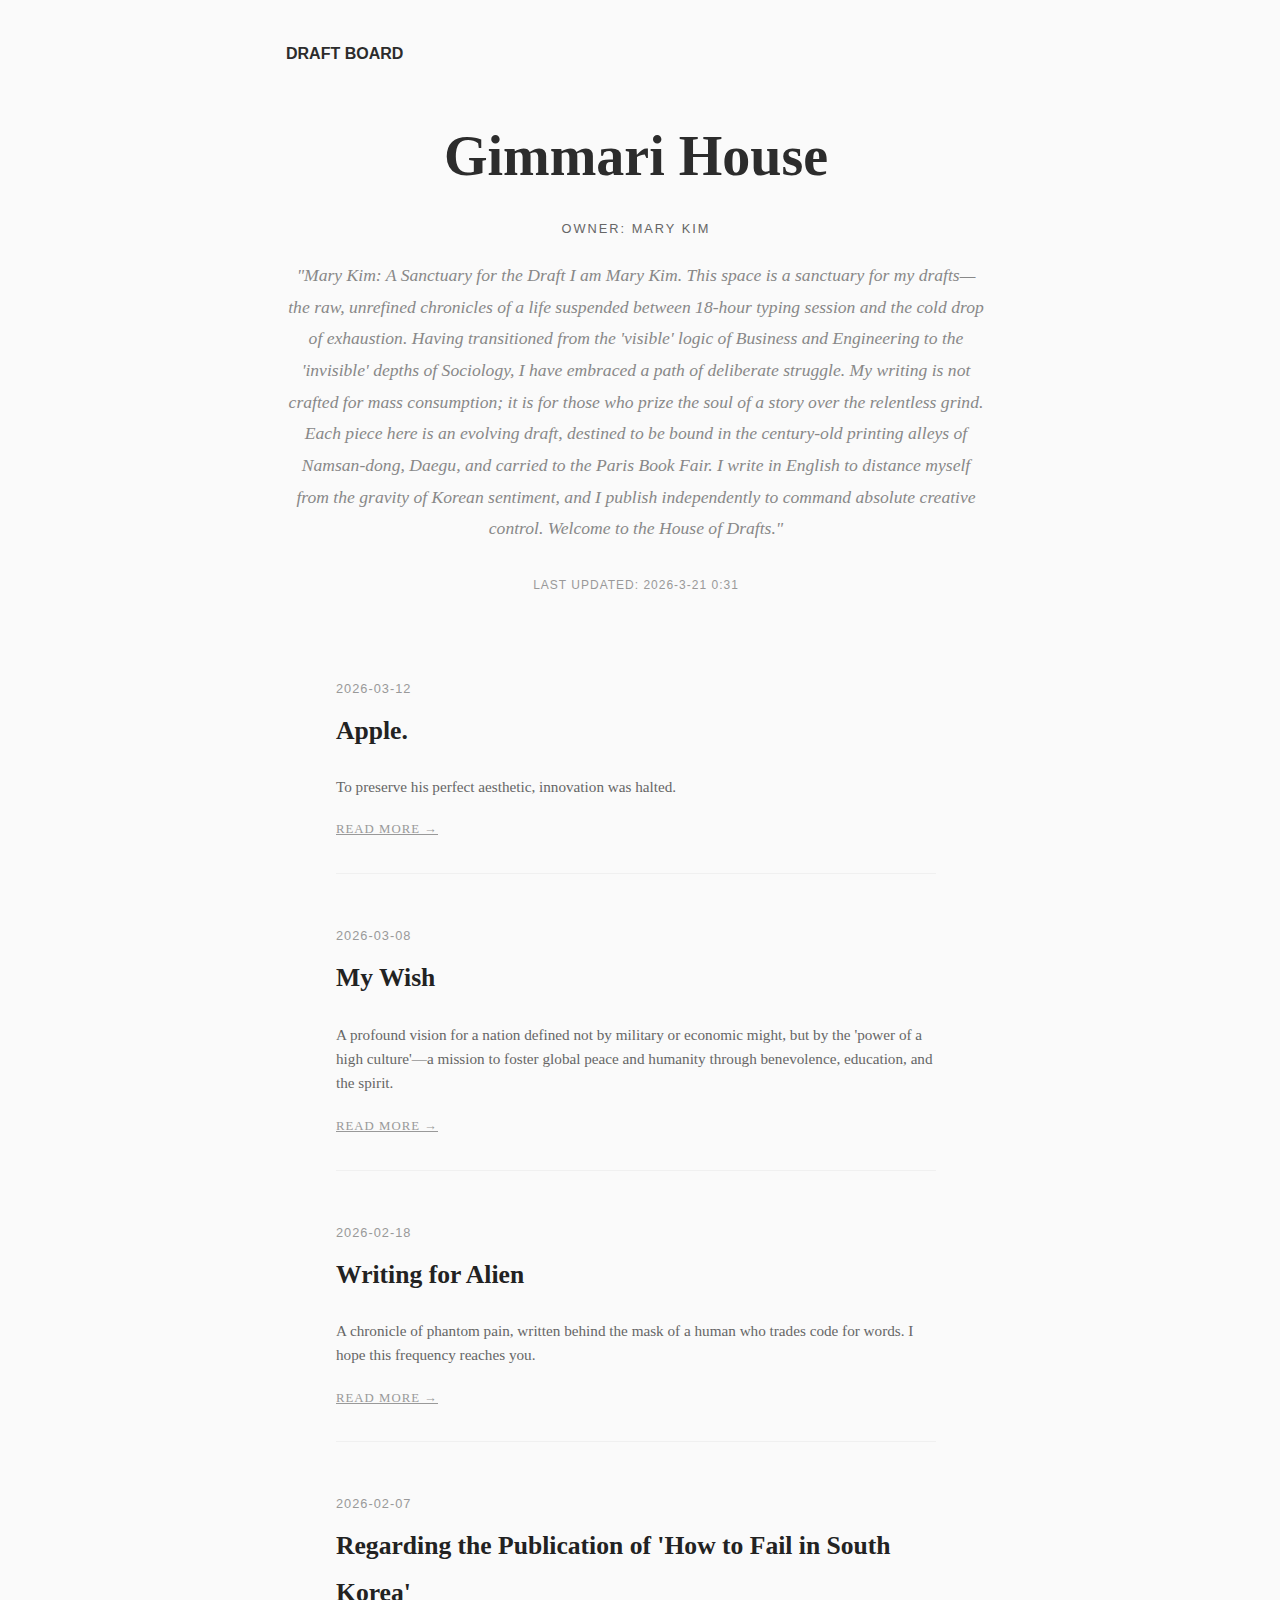
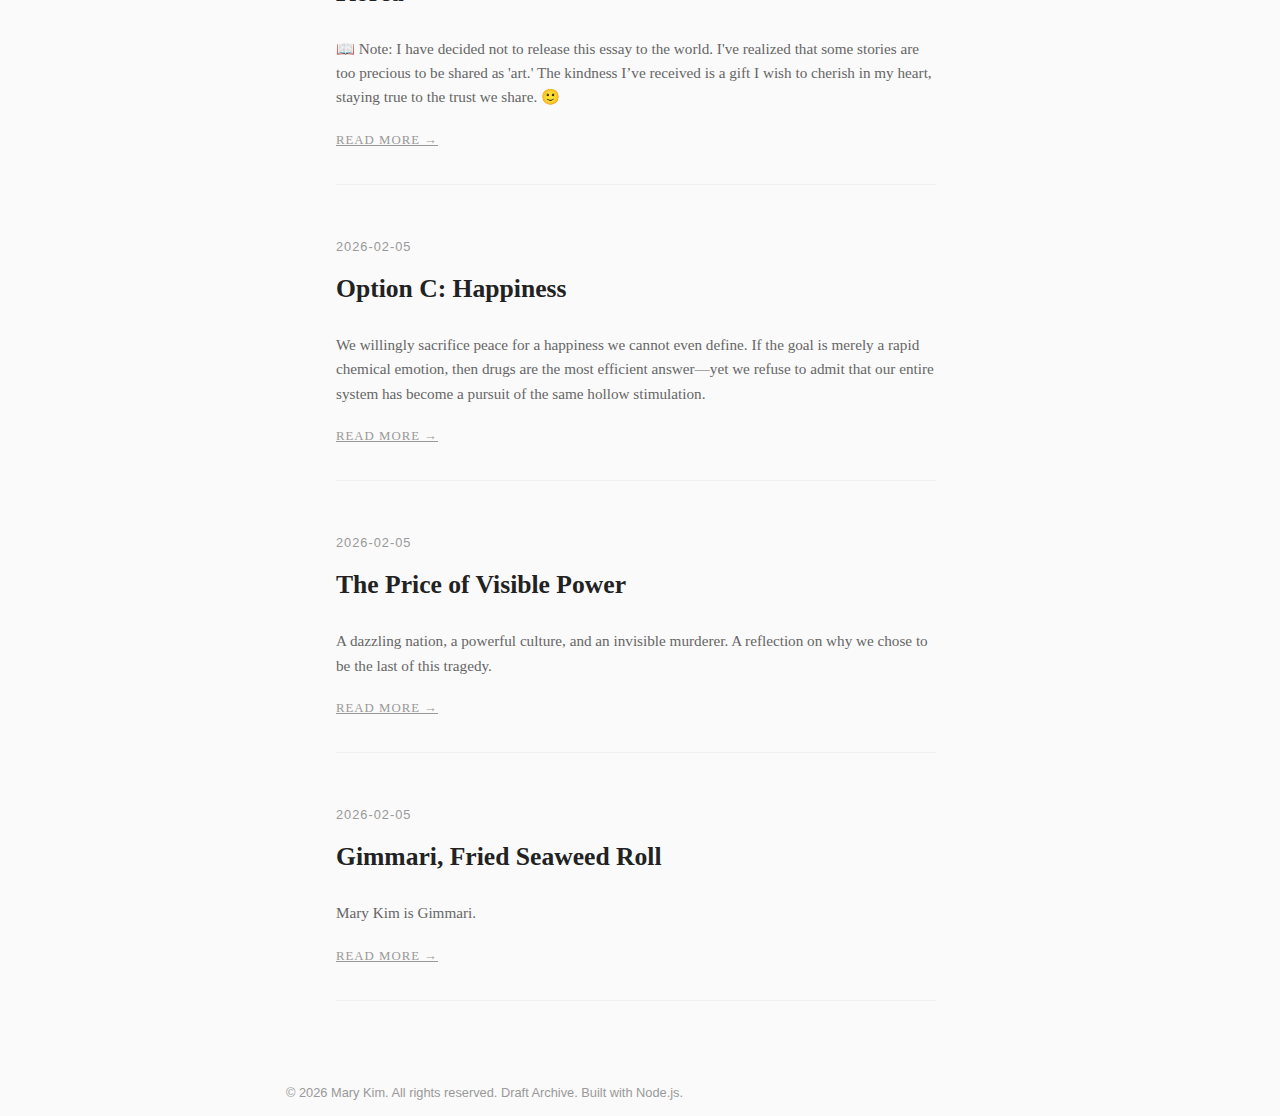
<file: index.html>
<!DOCTYPE html>
<html lang="en">
<head>
    <meta charset="UTF-8">
    <meta name="viewport" content="width=device-width, initial-scale=1.0">
    <title>Home</title>
    <link rel="stylesheet" href="style.css">
</head>
<body>
    <nav class="container" style="margin-bottom: 0; padding-top: 40px;">
        <a href="index.html" style="text-decoration: none; font-weight: bold; font-family: sans-serif;">DRAFT BOARD</a>
    </nav>

    <main>
        <div class="container">
    <header style="margin-bottom: 80px; text-align: center;">
        <h1 style="font-size: 3.5rem; margin-bottom: 10px; font-family: 'Georgia', serif;">Gimmari House</h1>
        <div style="font-family: 'Helvetica', sans-serif; letter-spacing: 2px; text-transform: uppercase; font-size: 0.8rem; color: #666; margin-bottom: 20px;">
            Owner: Mary Kim
        </div>
        <p style="font-style: italic; color: #888; font-size: 1.1rem;">
            "Mary Kim: A Sanctuary for the Draft

            I am Mary Kim. This space is a sanctuary for my drafts—the raw, unrefined chronicles of a life suspended between 18-hour typing session and the cold drop of exhaustion.

            Having transitioned from the 'visible' logic of Business and Engineering to the 'invisible' depths of Sociology, I have embraced a path of deliberate struggle. My writing is not crafted for mass consumption; it is for those who prize the soul of a story over the relentless grind.

            Each piece here is an evolving draft, destined to be bound in the century-old printing alleys of Namsan-dong, Daegu, and carried to the Paris Book Fair. I write in English to distance myself from the gravity of Korean sentiment, and I publish independently to command absolute creative control.

            Welcome to the House of Drafts."
        </p>
        <div class="meta" style="margin-top: 30px; font-size: 0.75rem;">
            Last updated: 2026-3-21 0:31
        </div>
    </header>

    <section class="post-list" style="max-width: 600px; margin: 0 auto;">
        
            <article style="margin-bottom: 50px; border-bottom: 1px solid #f0f0f0; padding-bottom: 30px;">
                <div class="meta" style="margin-bottom: 8px;">2026-03-12</div>
                <h2 style="margin-top: 0; border: none; font-size: 1.6rem;">
                    <a href="post-9.html" style="text-decoration: none; color: #222;">Apple.</a>
                </h2>
                <p style="color: #666; font-size: 0.95rem; line-height: 1.6;">To preserve his perfect aesthetic, innovation was halted.</p>
                <a href="post-9.html" style="font-size: 0.8rem; color: #999; text-transform: uppercase; letter-spacing: 1px;">Read More →</a>
            </article>
        
            <article style="margin-bottom: 50px; border-bottom: 1px solid #f0f0f0; padding-bottom: 30px;">
                <div class="meta" style="margin-bottom: 8px;">2026-03-08</div>
                <h2 style="margin-top: 0; border: none; font-size: 1.6rem;">
                    <a href="post-5.html" style="text-decoration: none; color: #222;">My Wish</a>
                </h2>
                <p style="color: #666; font-size: 0.95rem; line-height: 1.6;">A profound vision for a nation defined not by military or economic might, but by the &#39;power of a high culture&#39;—a mission to foster global peace and humanity through benevolence, education, and the spirit.</p>
                <a href="post-5.html" style="font-size: 0.8rem; color: #999; text-transform: uppercase; letter-spacing: 1px;">Read More →</a>
            </article>
        
            <article style="margin-bottom: 50px; border-bottom: 1px solid #f0f0f0; padding-bottom: 30px;">
                <div class="meta" style="margin-bottom: 8px;">2026-02-18</div>
                <h2 style="margin-top: 0; border: none; font-size: 1.6rem;">
                    <a href="post-4.html" style="text-decoration: none; color: #222;">Writing for Alien</a>
                </h2>
                <p style="color: #666; font-size: 0.95rem; line-height: 1.6;">A chronicle of phantom pain, written behind the mask of a human who trades code for words. I hope this frequency reaches you.</p>
                <a href="post-4.html" style="font-size: 0.8rem; color: #999; text-transform: uppercase; letter-spacing: 1px;">Read More →</a>
            </article>
        
            <article style="margin-bottom: 50px; border-bottom: 1px solid #f0f0f0; padding-bottom: 30px;">
                <div class="meta" style="margin-bottom: 8px;">2026-02-07</div>
                <h2 style="margin-top: 0; border: none; font-size: 1.6rem;">
                    <a href="post-3.html" style="text-decoration: none; color: #222;">Regarding the Publication of &#39;How to Fail in South Korea&#39;</a>
                </h2>
                <p style="color: #666; font-size: 0.95rem; line-height: 1.6;">📖 Note: I have decided not to release this essay to the world. I&#39;ve realized that some stories are too precious to be shared as &#39;art.&#39; The kindness I’ve received is a gift I wish to cherish in my heart, staying true to the trust we share. 🙂</p>
                <a href="post-3.html" style="font-size: 0.8rem; color: #999; text-transform: uppercase; letter-spacing: 1px;">Read More →</a>
            </article>
        
            <article style="margin-bottom: 50px; border-bottom: 1px solid #f0f0f0; padding-bottom: 30px;">
                <div class="meta" style="margin-bottom: 8px;">2026-02-05</div>
                <h2 style="margin-top: 0; border: none; font-size: 1.6rem;">
                    <a href="post-2.html" style="text-decoration: none; color: #222;">Option C: Happiness</a>
                </h2>
                <p style="color: #666; font-size: 0.95rem; line-height: 1.6;">We willingly sacrifice peace for a happiness we cannot even define. If the goal is merely a rapid chemical emotion, then drugs are the most efficient answer—yet we refuse to admit that our entire system has become a pursuit of the same hollow stimulation.</p>
                <a href="post-2.html" style="font-size: 0.8rem; color: #999; text-transform: uppercase; letter-spacing: 1px;">Read More →</a>
            </article>
        
            <article style="margin-bottom: 50px; border-bottom: 1px solid #f0f0f0; padding-bottom: 30px;">
                <div class="meta" style="margin-bottom: 8px;">2026-02-05</div>
                <h2 style="margin-top: 0; border: none; font-size: 1.6rem;">
                    <a href="post-1.html" style="text-decoration: none; color: #222;">The Price of Visible Power</a>
                </h2>
                <p style="color: #666; font-size: 0.95rem; line-height: 1.6;">A dazzling nation, a powerful culture, and an invisible murderer. A reflection on why we chose to be the last of this tragedy.</p>
                <a href="post-1.html" style="font-size: 0.8rem; color: #999; text-transform: uppercase; letter-spacing: 1px;">Read More →</a>
            </article>
        
            <article style="margin-bottom: 50px; border-bottom: 1px solid #f0f0f0; padding-bottom: 30px;">
                <div class="meta" style="margin-bottom: 8px;">2026-02-05</div>
                <h2 style="margin-top: 0; border: none; font-size: 1.6rem;">
                    <a href="post-0.html" style="text-decoration: none; color: #222;">Gimmari, Fried Seaweed Roll</a>
                </h2>
                <p style="color: #666; font-size: 0.95rem; line-height: 1.6;">Mary Kim is Gimmari.</p>
                <a href="post-0.html" style="font-size: 0.8rem; color: #999; text-transform: uppercase; letter-spacing: 1px;">Read More →</a>
            </article>
        
    </section>
</div>
    </main>

    <footer class="container" style="margin-top: 80px; font-size: 0.8rem; color: #999; font-family: sans-serif;">
        <p>&copy; 2026 Mary Kim. All rights reserved. Draft Archive. Built with Node.js.</p>
    </footer>
</body>
</html>
</file>
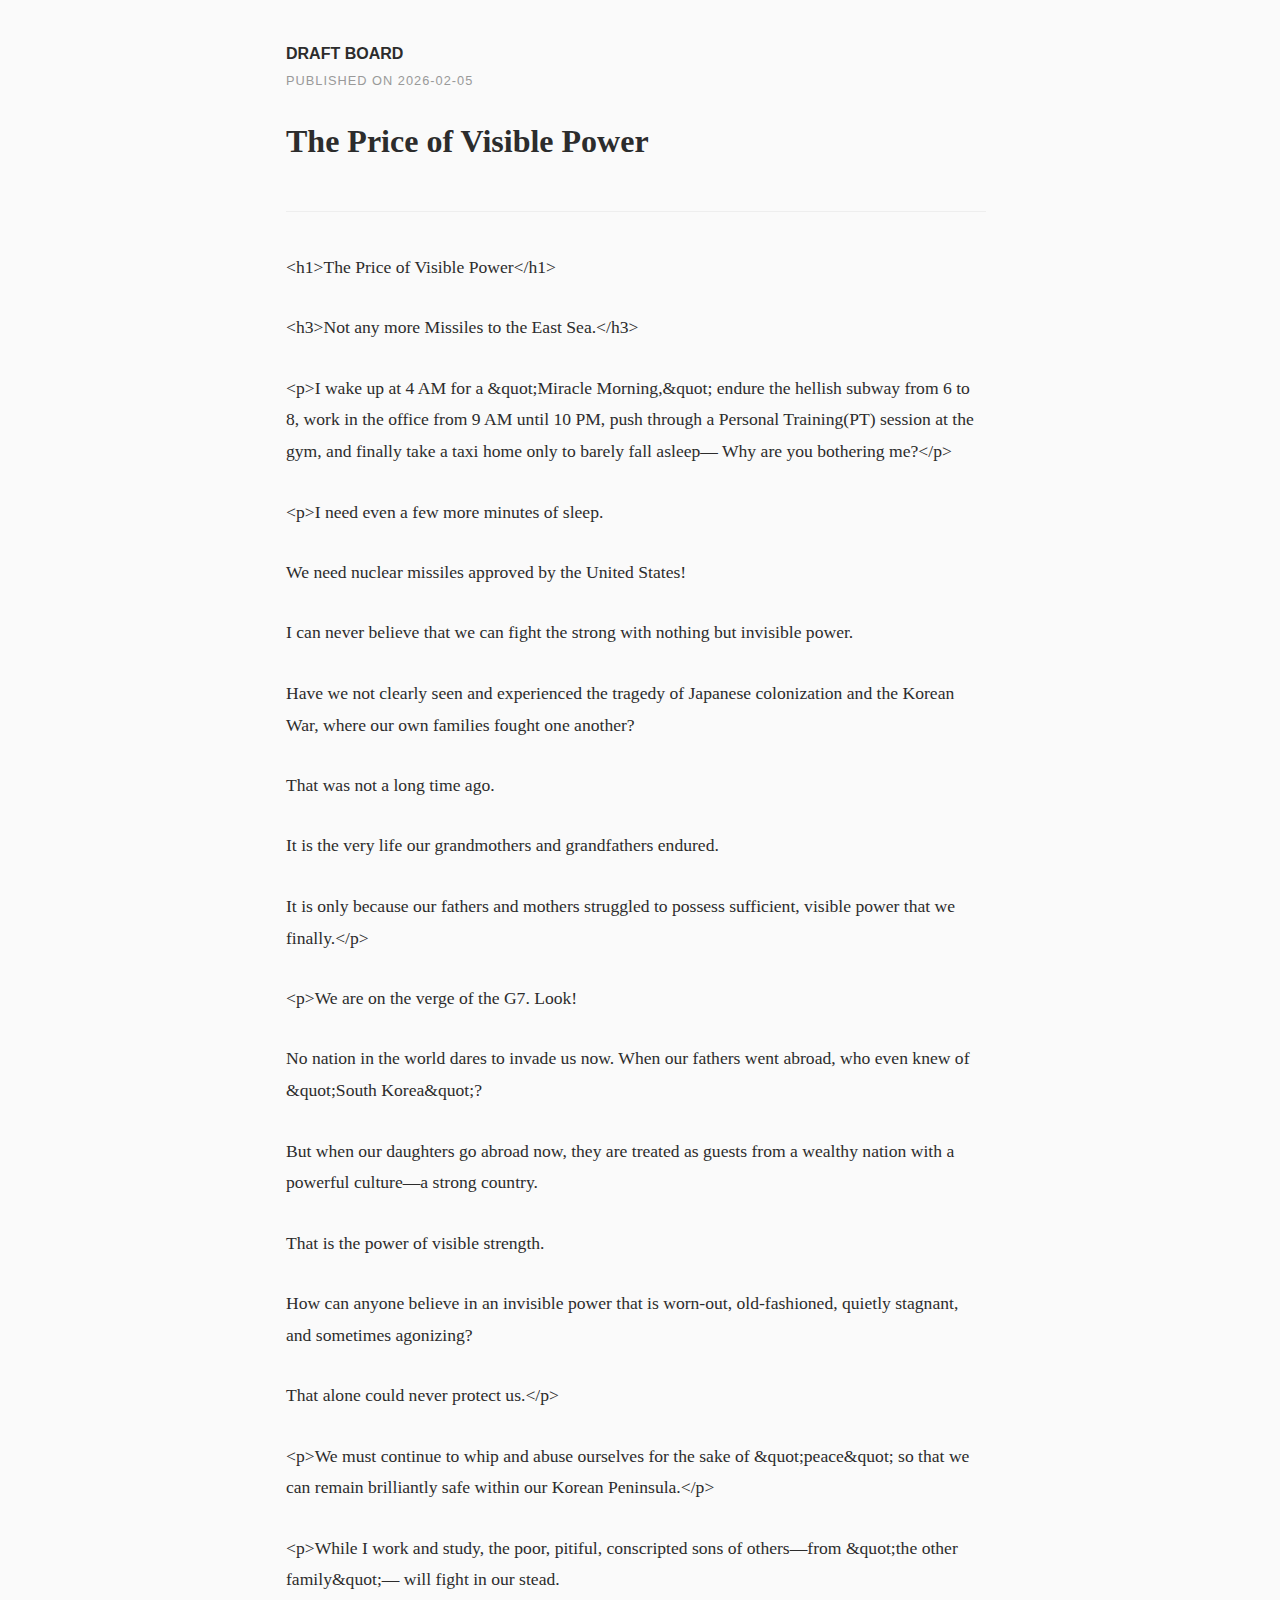
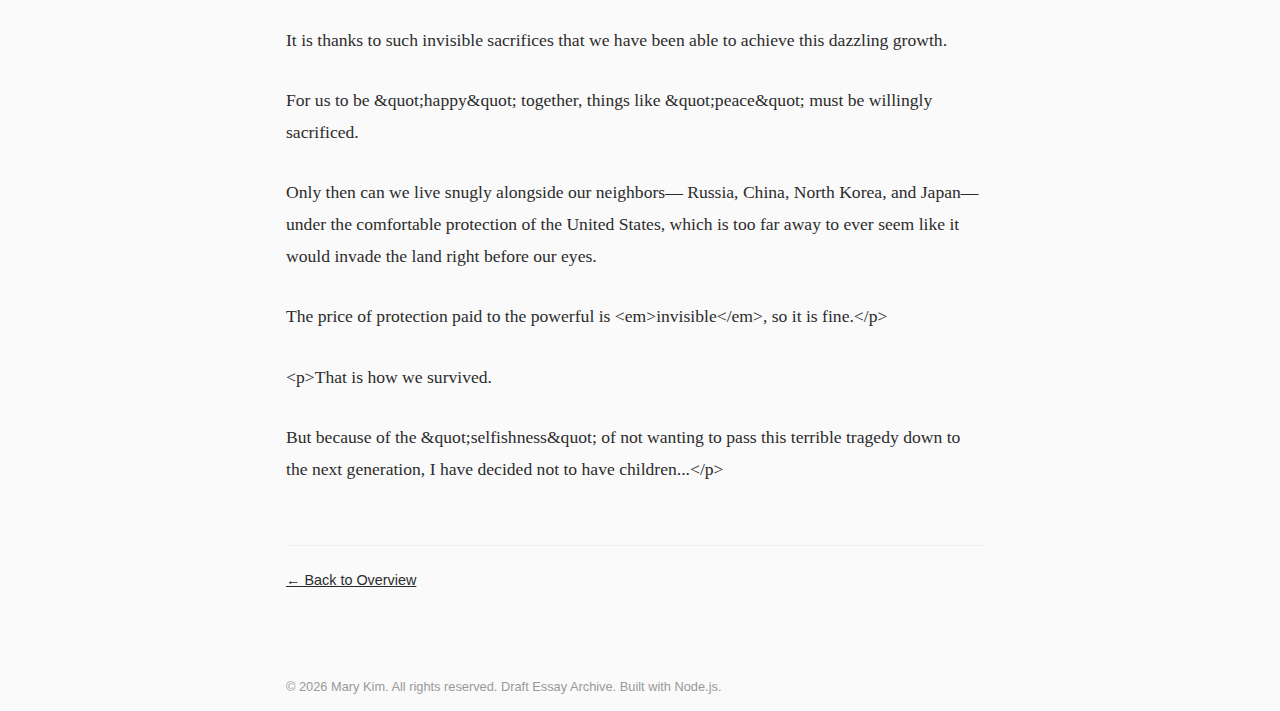
<file: first-essay.html>
<!DOCTYPE html>
<html lang="en">
<head>
    <meta charset="UTF-8">
    <meta name="viewport" content="width=device-width, initial-scale=1.0">
    <title>Home</title>
    <link rel="stylesheet" href="style.css">
</head>
<body>
    <nav class="container" style="margin-bottom: 0; padding-top: 40px;">
        <a href="index.html" style="text-decoration: none; font-weight: bold; font-family: sans-serif;">DRAFT BOARD</a>
    </nav>

    <main>
        <article class="container">
    <header>
        <div class="meta">Published on 2026-02-05</div>
        <h1>The Price of Visible Power</h1>
    </header>

    <hr style="border: 0; border-top: 1px solid #eee; margin: 40px 0;">

    <div class="content">
        
            
                <p>&lt;h1&gt;The Price of Visible Power&lt;/h1&gt;</p>
            
        
            
                <p>&lt;h3&gt;Not any more Missiles to the East Sea.&lt;/h3&gt;</p>
            
        
            
                <p>&lt;p&gt;I wake up at 4 AM for a &amp;quot;Miracle Morning,&amp;quot; endure the hellish subway from 6 to 8, work in the office from 9 AM until 10 PM, push through a Personal Training(PT) session at the gym, and finally take a taxi home only to barely fall asleep— Why are you bothering me?&lt;/p&gt;</p>
            
        
            
                <p>&lt;p&gt;I need even a few more minutes of sleep. </p>
            
        
            
                <p>We need nuclear missiles approved by the United States! </p>
            
        
            
                <p>I can never believe that we can fight the strong with nothing but invisible power. </p>
            
        
            
                <p>Have we not clearly seen and experienced the tragedy of Japanese colonization and the Korean War, where our own families fought one another? </p>
            
        
            
                <p>That was not a long time ago. </p>
            
        
            
                <p>It is the very life our grandmothers and grandfathers endured.</p>
            
        
            
                <p>It is only because our fathers and mothers struggled to possess sufficient, visible power that we finally.&lt;/p&gt;</p>
            
        
            
                <p>&lt;p&gt;We are on the verge of the G7. Look! </p>
            
        
            
                <p>No nation in the world dares to invade us now. When our fathers went abroad, who even knew of &amp;quot;South Korea&amp;quot;? </p>
            
        
            
                <p>But when our daughters go abroad now, they are treated as guests from a wealthy nation with a powerful culture—a strong country.</p>
            
        
            
                <p>That is the power of visible strength. </p>
            
        
            
                <p>How can anyone believe in an invisible power that is worn-out, old-fashioned, quietly stagnant, and sometimes agonizing? </p>
            
        
            
                <p>That alone could never protect us.&lt;/p&gt;</p>
            
        
            
                <p>&lt;p&gt;We must continue to whip and abuse ourselves for the sake of &amp;quot;peace&amp;quot; so that we can remain brilliantly safe within our Korean Peninsula.&lt;/p&gt;</p>
            
        
            
                <p>&lt;p&gt;While I work and study, the poor, pitiful, conscripted sons of others—from &amp;quot;the other family&amp;quot;— will fight in our stead. </p>
            
        
            
                <p>It is thanks to such invisible sacrifices that we have been able to achieve this dazzling growth. </p>
            
        
            
                <p>For us to be &amp;quot;happy&amp;quot; together, things like &amp;quot;peace&amp;quot; must be willingly sacrificed. </p>
            
        
            
                <p>Only then can we live snugly alongside our neighbors— Russia, China, North Korea, and Japan— under the comfortable protection of the United States, which is too far away to ever seem like it would invade the land right before our eyes. </p>
            
        
            
                <p>The price of protection paid to the powerful is &lt;em&gt;invisible&lt;/em&gt;, so it is fine.&lt;/p&gt;</p>
            
        
            
                <p>&lt;p&gt;That is how we survived. </p>
            
        
            
                <p>But because of the &amp;quot;selfishness&amp;quot; of not wanting to pass this terrible tragedy down to the next generation, I have decided not to have children...&lt;/p&gt;</p>
            
        
            
        
    </div>

    <footer style="margin-top: 60px; padding-top: 20px; border-top: 1px solid #eee;">
        <a href="index.html" style="font-family: sans-serif; font-size: 0.9rem;">← Back to Overview</a>
    </footer>
</article>
    </main>

    <footer class="container" style="margin-top: 80px; font-size: 0.8rem; color: #999; font-family: sans-serif;">
        <p>&copy; 2026 Mary Kim. All rights reserved. Draft Essay Archive. Built with Node.js.</p>
    </footer>
</body>
</html>
</file>
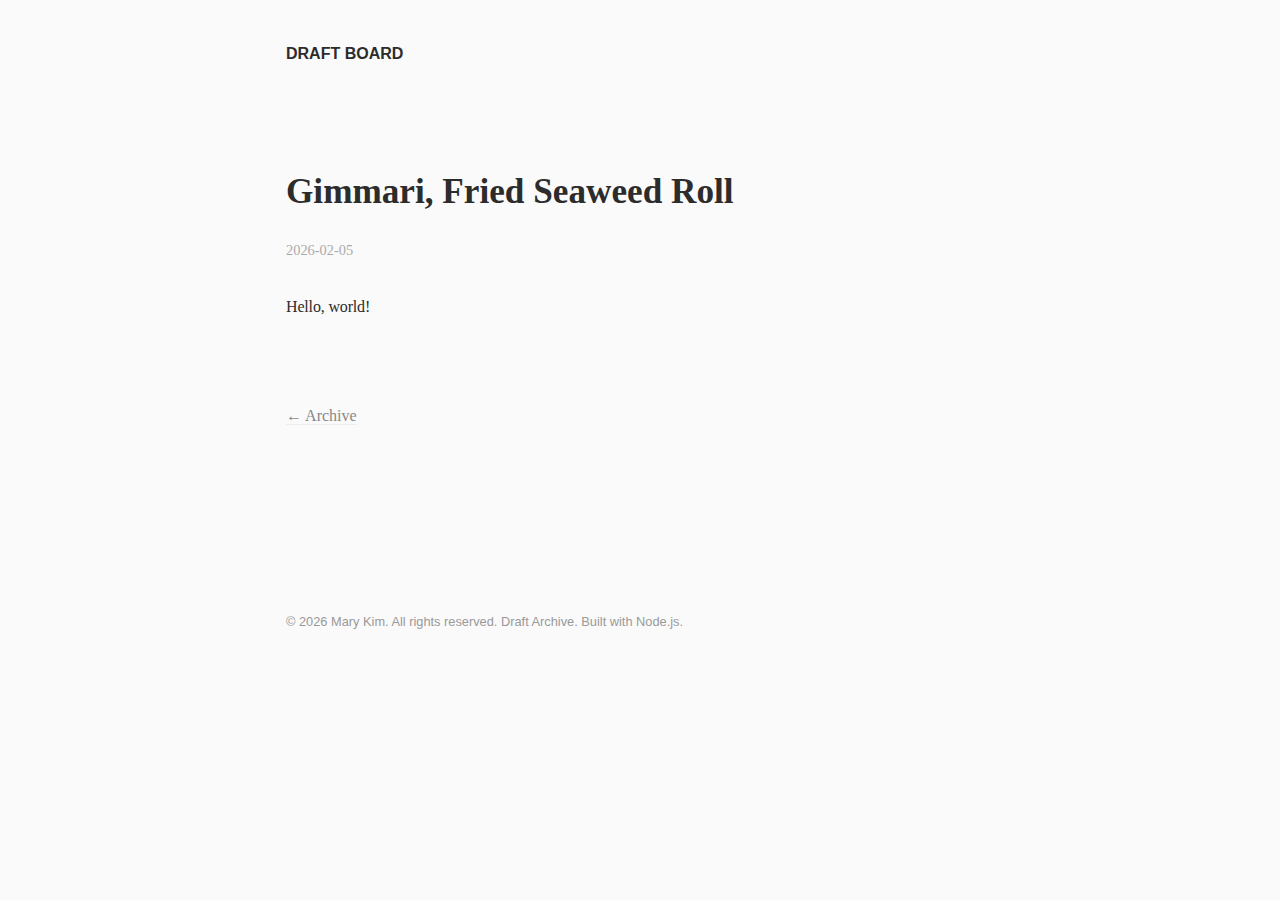
<file: post-0.html>
<!DOCTYPE html>
<html lang="en">
<head>
    <meta charset="UTF-8">
    <meta name="viewport" content="width=device-width, initial-scale=1.0">
    <title>Home</title>
    <link rel="stylesheet" href="style.css">
</head>
<body>
    <nav class="container" style="margin-bottom: 0; padding-top: 40px;">
        <a href="index.html" style="text-decoration: none; font-weight: bold; font-family: sans-serif;">DRAFT BOARD</a>
    </nav>

    <main>
        <main class="container">
    <article class="post-detail">
        <header style="margin-top: 100px;">
            <h1 style="font-size: 2.2rem; font-family: 'Georgia', serif; line-height: 1.3;">
                Gimmari, Fried Seaweed Roll
            </h1>
            <p style="color: #aaa; font-size: 0.9rem; margin-top: 20px;">
                2026-02-05
            </p>
        </header>

        <div class="post-content">
            <p>Hello, world!</p>

        </div>

        <footer style="margin-top: 80px; padding-bottom: 100px;">
            <a href="index.html" style="text-decoration: none; color: #888; border-bottom: 1px solid #eee;">
                ← Archive
            </a>
        </footer>
    </article>
</main>
    </main>

    <footer class="container" style="margin-top: 80px; font-size: 0.8rem; color: #999; font-family: sans-serif;">
        <p>&copy; 2026 Mary Kim. All rights reserved. Draft Archive. Built with Node.js.</p>
    </footer>
</body>
</html>
</file>
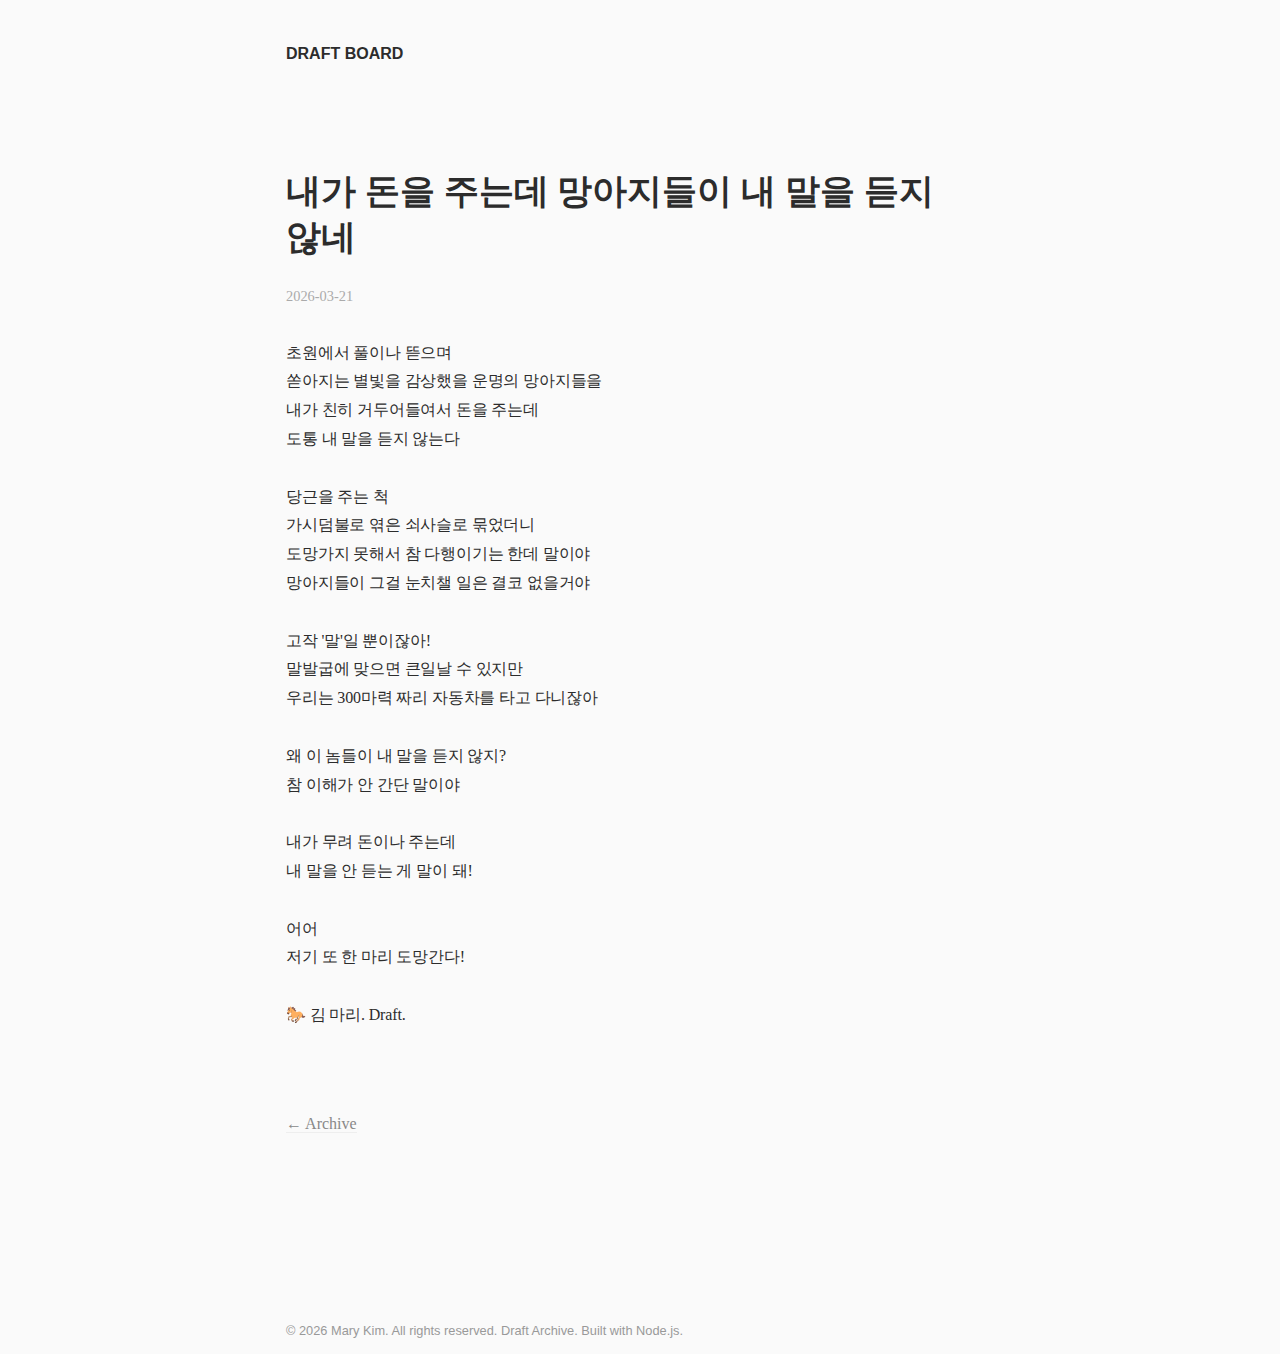
<file: post-10.html>
<!DOCTYPE html>
<html lang="en">
<head>
    <meta charset="UTF-8">
    <meta name="viewport" content="width=device-width, initial-scale=1.0">
    <title>Home</title>
    <link rel="stylesheet" href="style.css">
</head>
<body>
    <nav class="container" style="margin-bottom: 0; padding-top: 40px;">
        <a href="index.html" style="text-decoration: none; font-weight: bold; font-family: sans-serif;">DRAFT BOARD</a>
    </nav>

    <main>
        <main class="container">
    <article class="post-detail">
        <header style="margin-top: 100px;">
            <h1 style="font-size: 2.2rem; font-family: 'Georgia', serif; line-height: 1.3;">
                내가 돈을 주는데 망아지들이 내 말을 듣지 않네
            </h1>
            <p style="color: #aaa; font-size: 0.9rem; margin-top: 20px;">
                2026-03-21
            </p>
        </header>

        <div class="post-content">
            <p>초원에서 풀이나 뜯으며<br>쏟아지는 별빛을 감상했을 운명의 망아지들을<br>내가 친히 거두어들여서 돈을 주는데<br>도통 내 말을 듣지 않는다</p>
<p>당근을 주는 척<br>가시덤불로 엮은 쇠사슬로 묶었더니<br>도망가지 못해서 참 다행이기는 한데 말이야<br>망아지들이 그걸 눈치챌 일은 결코 없을거야</p>
<p>고작 &#39;말&#39;일 뿐이잖아!<br>말발굽에 맞으면 큰일날 수 있지만<br>우리는 300마력 짜리 자동차를 타고 다니잖아</p>
<p>왜 이 놈들이 내 말을 듣지 않지?<br>참 이해가 안 간단 말이야</p>
<p>내가 무려 돈이나 주는데<br>내 말을 안 듣는 게 말이 돼!</p>
<p>어어<br>저기 또 한 마리 도망간다!</p>
<p>🐎 김 마리. Draft.</p>

        </div>

        <footer style="margin-top: 80px; padding-bottom: 100px;">
            <a href="index.html" style="text-decoration: none; color: #888; border-bottom: 1px solid #eee;">
                ← Archive
            </a>
        </footer>
    </article>
</main>
    </main>

    <footer class="container" style="margin-top: 80px; font-size: 0.8rem; color: #999; font-family: sans-serif;">
        <p>&copy; 2026 Mary Kim. All rights reserved. Draft Archive. Built with Node.js.</p>
    </footer>
</body>
</html>
</file>
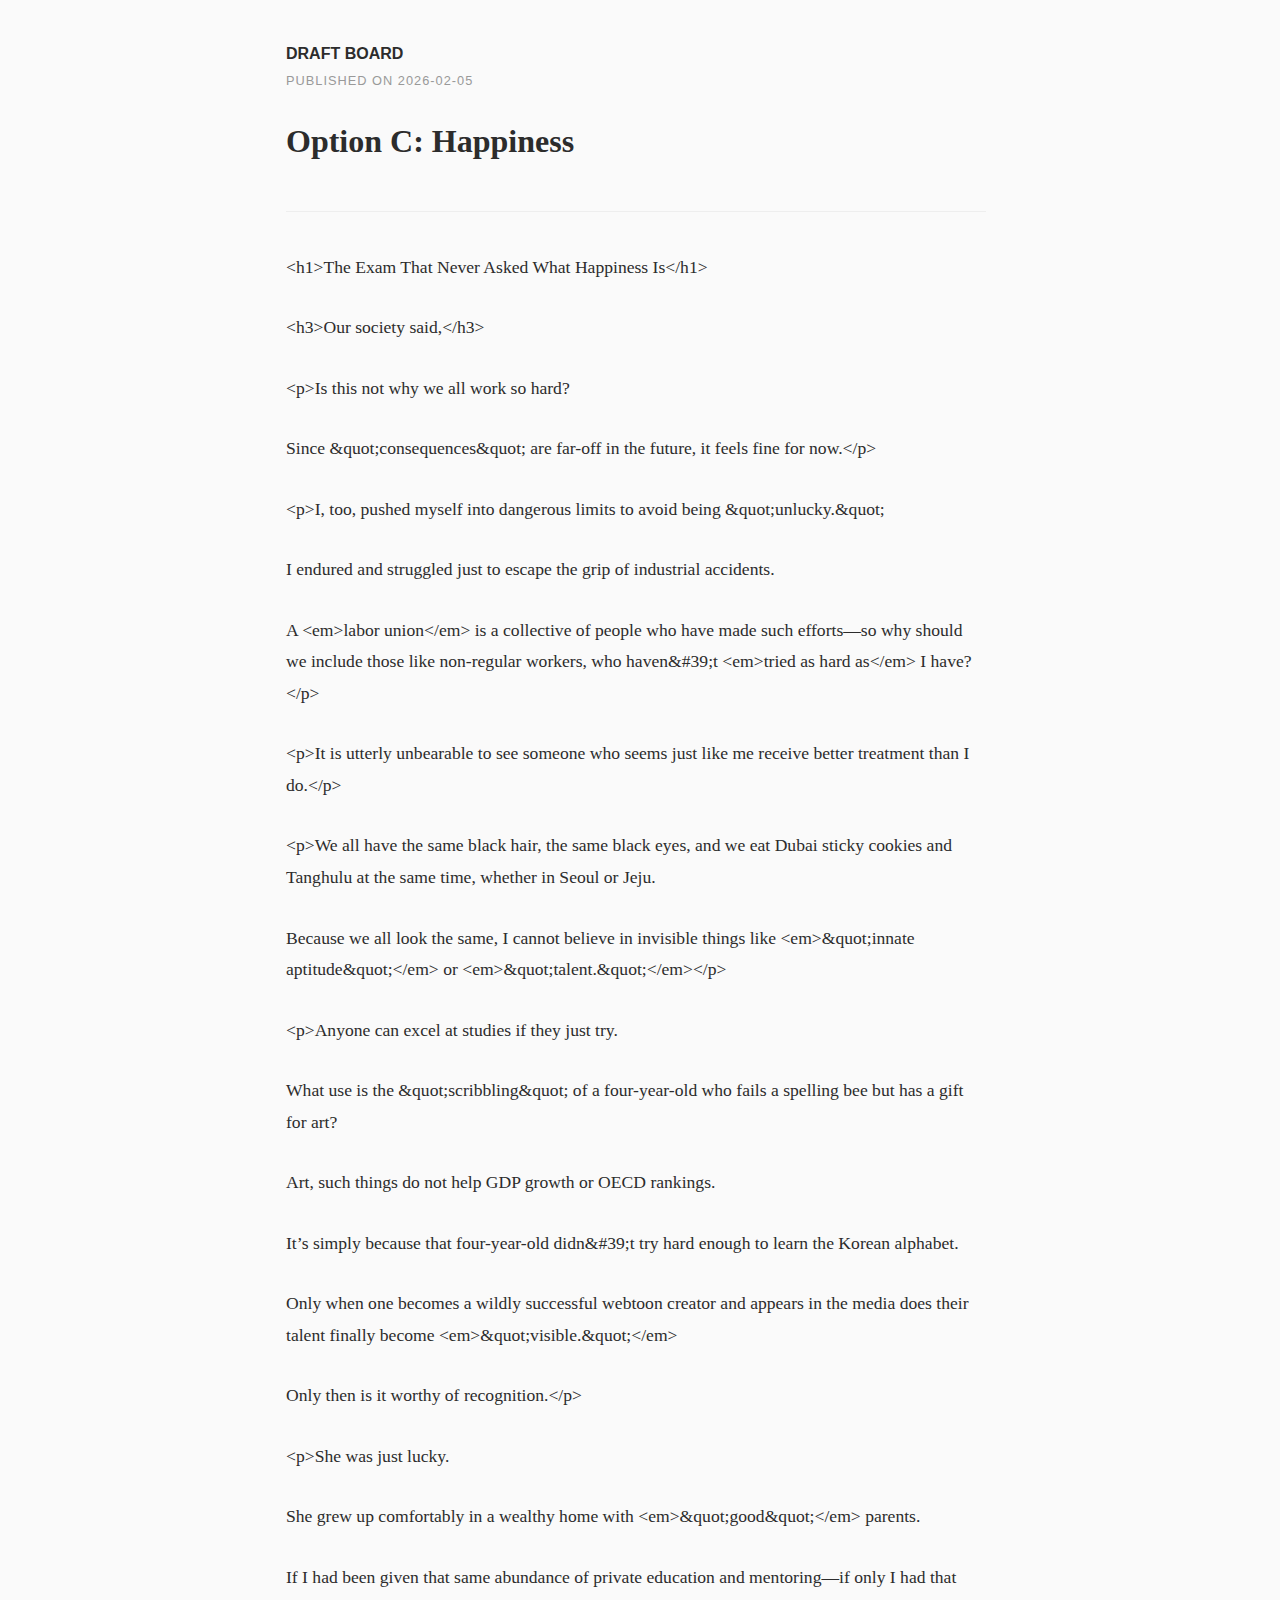
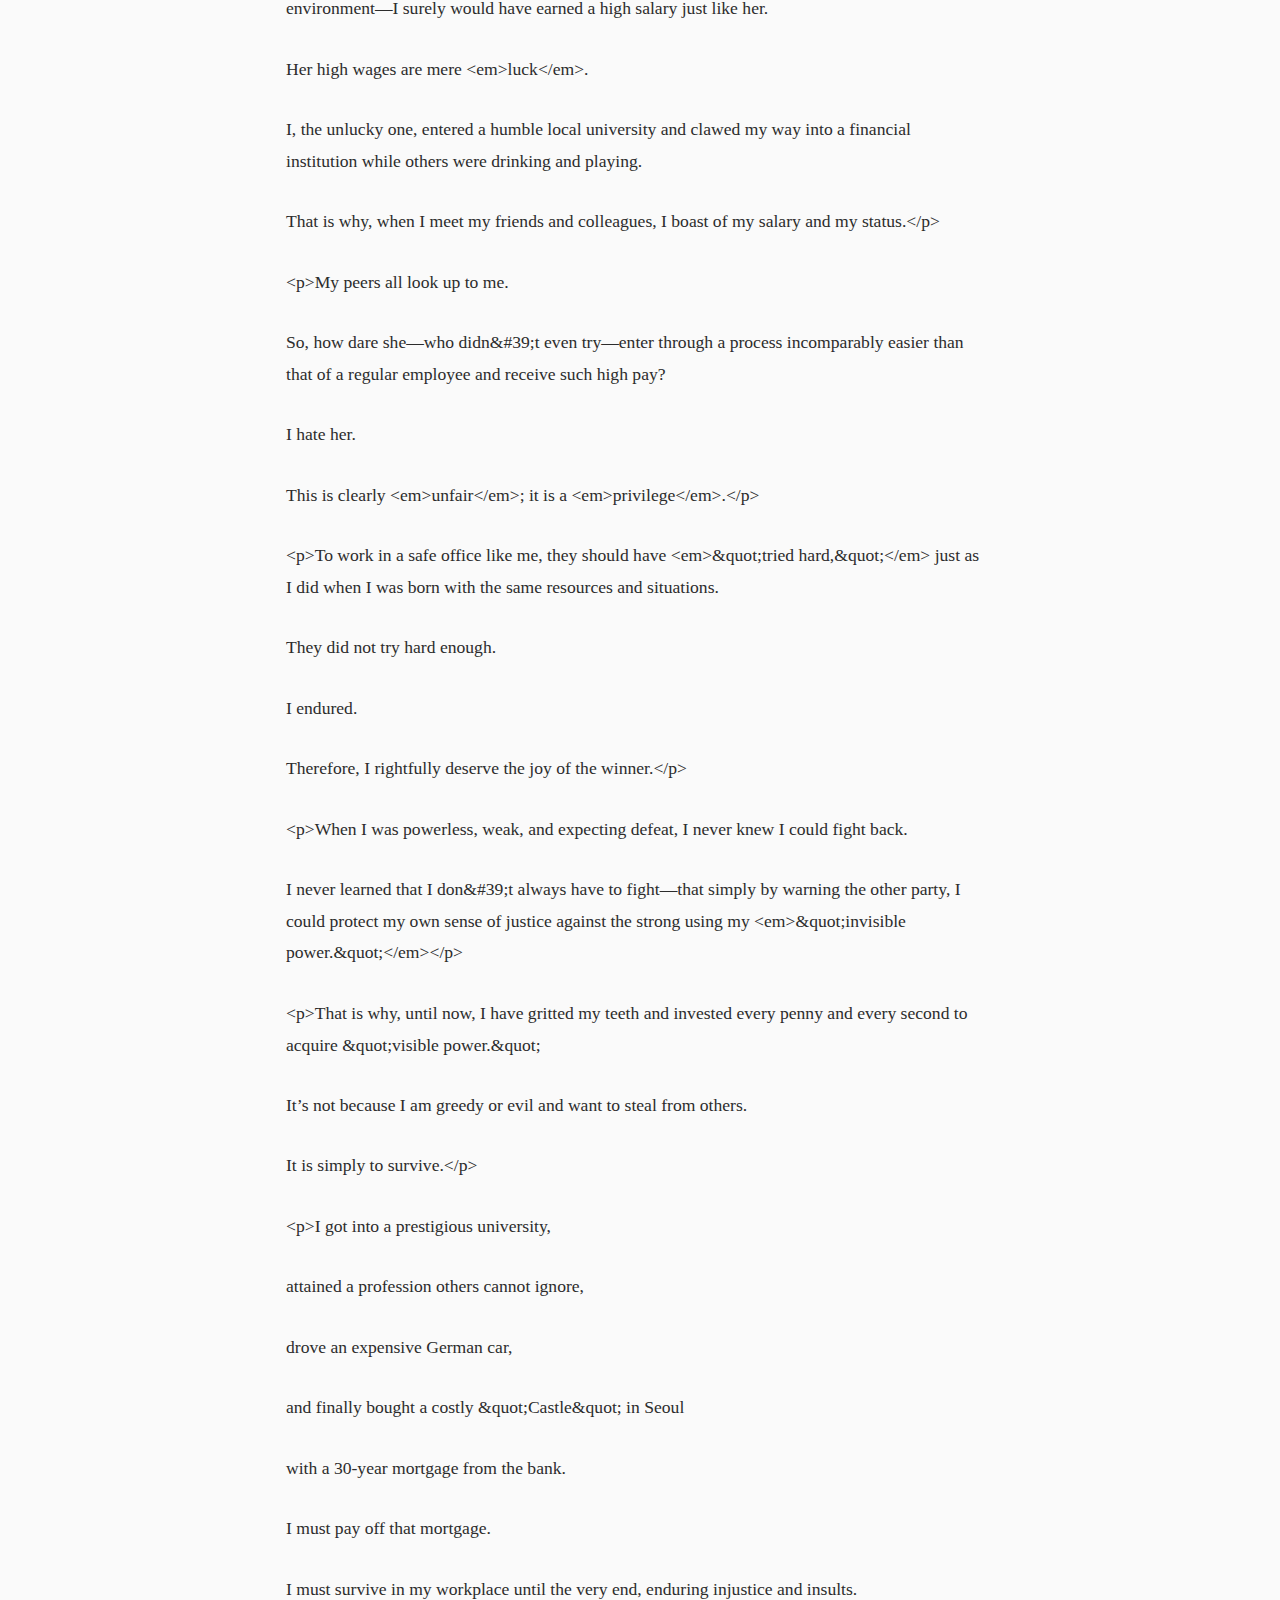
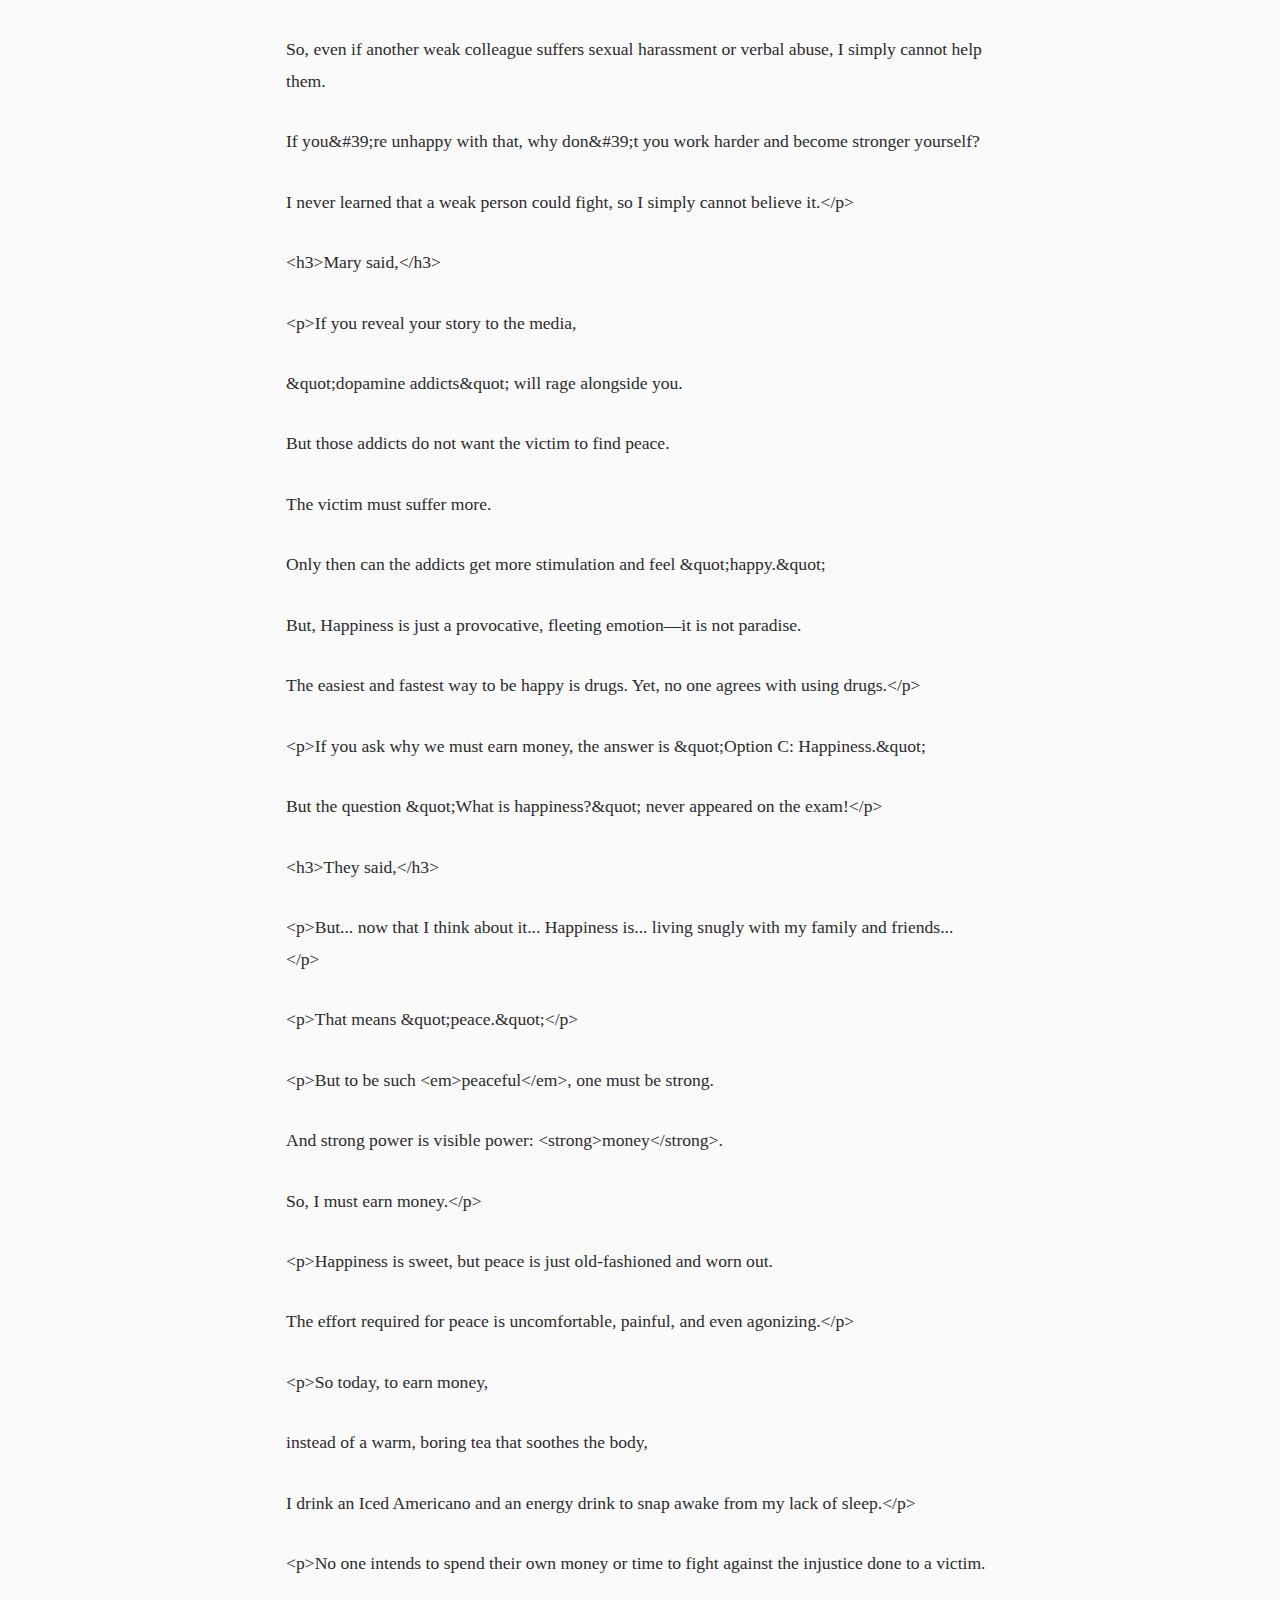
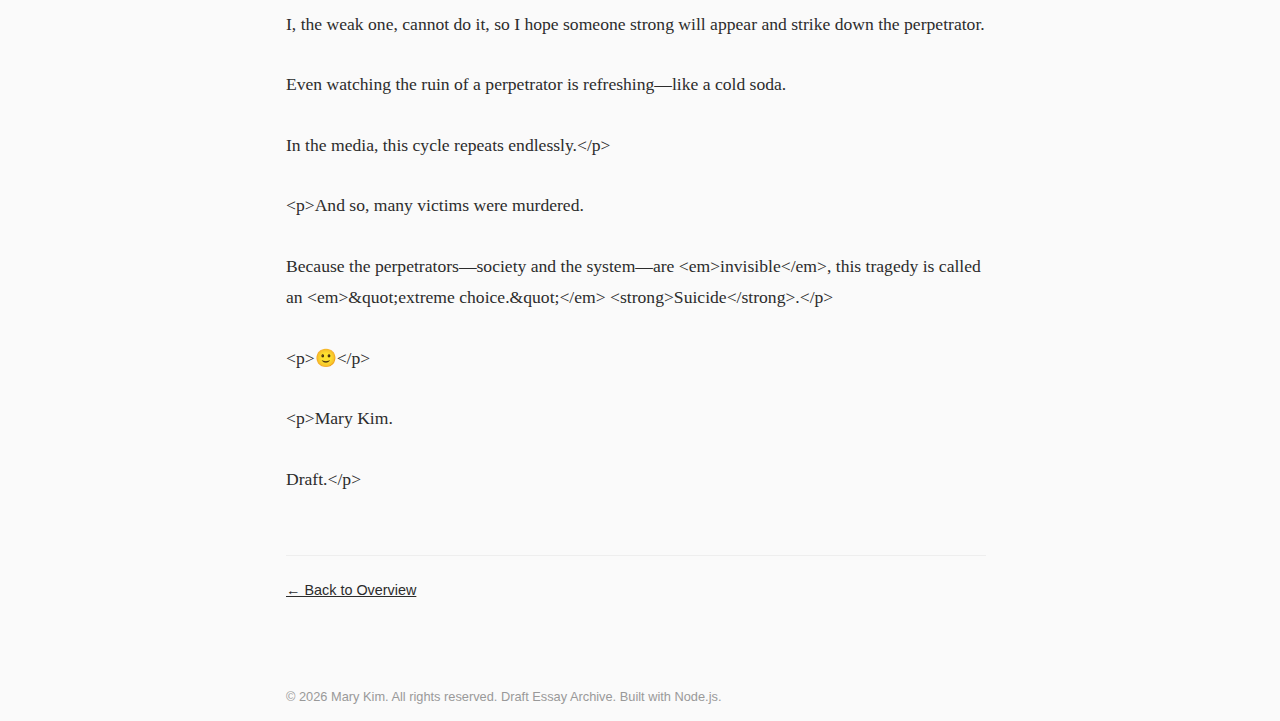
<file: post-2.html>
<!DOCTYPE html>
<html lang="en">
<head>
    <meta charset="UTF-8">
    <meta name="viewport" content="width=device-width, initial-scale=1.0">
    <title>Home</title>
    <link rel="stylesheet" href="style.css">
</head>
<body>
    <nav class="container" style="margin-bottom: 0; padding-top: 40px;">
        <a href="index.html" style="text-decoration: none; font-weight: bold; font-family: sans-serif;">DRAFT BOARD</a>
    </nav>

    <main>
        <article class="container">
    <header>
        <div class="meta">Published on 2026-02-05</div>
        <h1>Option C: Happiness</h1>
    </header>

    <hr style="border: 0; border-top: 1px solid #eee; margin: 40px 0;">

    <div class="content">
        
            
                <p>&lt;h1&gt;The Exam That Never Asked What Happiness Is&lt;/h1&gt;</p>
            
        
            
                <p>&lt;h3&gt;Our society said,&lt;/h3&gt;</p>
            
        
            
                <p>&lt;p&gt;Is this not why we all work so hard? </p>
            
        
            
                <p>Since &amp;quot;consequences&amp;quot; are far-off in the future, it feels fine for now.&lt;/p&gt;</p>
            
        
            
                <p>&lt;p&gt;I, too, pushed myself into dangerous limits to avoid being &amp;quot;unlucky.&amp;quot; </p>
            
        
            
                <p>I endured and struggled just to escape the grip of industrial accidents. </p>
            
        
            
                <p>A &lt;em&gt;labor union&lt;/em&gt; is a collective of people who have made such efforts—so why should we include those like non-regular workers, who haven&amp;#39;t &lt;em&gt;tried as hard as&lt;/em&gt; I have?&lt;/p&gt;</p>
            
        
            
                <p>&lt;p&gt;It is utterly unbearable to see someone who seems just like me receive better treatment than I do.&lt;/p&gt;</p>
            
        
            
                <p>&lt;p&gt;We all have the same black hair, the same black eyes, and we eat Dubai sticky cookies and Tanghulu at the same time, whether in Seoul or Jeju. </p>
            
        
            
                <p>Because we all look the same, I cannot believe in invisible things like &lt;em&gt;&amp;quot;innate aptitude&amp;quot;&lt;/em&gt; or &lt;em&gt;&amp;quot;talent.&amp;quot;&lt;/em&gt;&lt;/p&gt;</p>
            
        
            
                <p>&lt;p&gt;Anyone can excel at studies if they just try. </p>
            
        
            
                <p>What use is the &amp;quot;scribbling&amp;quot; of a four-year-old who fails a spelling bee but has a gift for art? </p>
            
        
            
                <p>Art, such things do not help GDP growth or OECD rankings.</p>
            
        
            
                <p>It’s simply because that four-year-old didn&amp;#39;t try hard enough to learn the Korean alphabet. </p>
            
        
            
                <p>Only when one becomes a wildly successful webtoon creator and appears in the media does their talent finally become &lt;em&gt;&amp;quot;visible.&amp;quot;&lt;/em&gt;</p>
            
        
            
                <p>Only then is it worthy of recognition.&lt;/p&gt;</p>
            
        
            
                <p>&lt;p&gt;She was just lucky. </p>
            
        
            
                <p>She grew up comfortably in a wealthy home with &lt;em&gt;&amp;quot;good&amp;quot;&lt;/em&gt; parents. </p>
            
        
            
                <p>If I had been given that same abundance of private education and mentoring—if only I had that environment—I surely would have earned a high salary just like her. </p>
            
        
            
                <p>Her high wages are mere &lt;em&gt;luck&lt;/em&gt;. </p>
            
        
            
                <p>I, the unlucky one, entered a humble local university and clawed my way into a financial institution while others were drinking and playing. </p>
            
        
            
                <p>That is why, when I meet my friends and colleagues, I boast of my salary and my status.&lt;/p&gt;</p>
            
        
            
                <p>&lt;p&gt;My peers all look up to me. </p>
            
        
            
                <p>So, how dare she—who didn&amp;#39;t even try—enter through a process incomparably easier than that of a regular employee and receive such high pay? </p>
            
        
            
                <p>I hate her. </p>
            
        
            
                <p>This is clearly &lt;em&gt;unfair&lt;/em&gt;; it is a &lt;em&gt;privilege&lt;/em&gt;.&lt;/p&gt;</p>
            
        
            
                <p>&lt;p&gt;To work in a safe office like me, they should have &lt;em&gt;&amp;quot;tried hard,&amp;quot;&lt;/em&gt; just as I did when I was born with the same resources and situations. </p>
            
        
            
                <p>They did not try hard enough. </p>
            
        
            
                <p>I endured. </p>
            
        
            
                <p>Therefore, I rightfully deserve the joy of the winner.&lt;/p&gt;</p>
            
        
            
                <p>&lt;p&gt;When I was powerless, weak, and expecting defeat, I never knew I could fight back.</p>
            
        
            
                <p>I never learned that I don&amp;#39;t always have to fight—that simply by warning the other party, I could protect my own sense of justice against the strong using my &lt;em&gt;&amp;quot;invisible power.&amp;quot;&lt;/em&gt;&lt;/p&gt;</p>
            
        
            
                <p>&lt;p&gt;That is why, until now, I have gritted my teeth and invested every penny and every second to acquire &amp;quot;visible power.&amp;quot; </p>
            
        
            
                <p>It’s not because I am greedy or evil and want to steal from others.</p>
            
        
            
                <p>It is simply to survive.&lt;/p&gt;</p>
            
        
            
                <p>&lt;p&gt;I got into a prestigious university, </p>
            
        
            
                <p>attained a profession others cannot ignore, </p>
            
        
            
                <p>drove an expensive German car, </p>
            
        
            
                <p>and finally bought a costly &amp;quot;Castle&amp;quot; in Seoul </p>
            
        
            
                <p>with a 30-year mortgage from the bank. </p>
            
        
            
                <p>I must pay off that mortgage. </p>
            
        
            
                <p>I must survive in my workplace until the very end, enduring injustice and insults. </p>
            
        
            
                <p>So, even if another weak colleague suffers sexual harassment or verbal abuse, I simply cannot help them. </p>
            
        
            
                <p>If you&amp;#39;re unhappy with that, why don&amp;#39;t you work harder and become stronger yourself? </p>
            
        
            
                <p>I never learned that a weak person could fight, so I simply cannot believe it.&lt;/p&gt;</p>
            
        
            
                <p>&lt;h3&gt;Mary said,&lt;/h3&gt;</p>
            
        
            
                <p>&lt;p&gt;If you reveal your story to the media, </p>
            
        
            
                <p>&amp;quot;dopamine addicts&amp;quot; will rage alongside you. </p>
            
        
            
                <p>But those addicts do not want the victim to find peace. </p>
            
        
            
                <p>The victim must suffer more. </p>
            
        
            
                <p>Only then can the addicts get more stimulation and feel &amp;quot;happy.&amp;quot; </p>
            
        
            
                <p>But, Happiness is just a provocative, fleeting emotion—it is not paradise. </p>
            
        
            
                <p>The easiest and fastest way to be happy is drugs. Yet, no one agrees with using drugs.&lt;/p&gt;</p>
            
        
            
                <p>&lt;p&gt;If you ask why we must earn money, the answer is &amp;quot;Option C: Happiness.&amp;quot; </p>
            
        
            
                <p>But the question &amp;quot;What is happiness?&amp;quot; never appeared on the exam!&lt;/p&gt;</p>
            
        
            
                <p>&lt;h3&gt;They said,&lt;/h3&gt;</p>
            
        
            
                <p>&lt;p&gt;But... now that I think about it... Happiness is... living snugly with my family and friends...&lt;/p&gt;</p>
            
        
            
                <p>&lt;p&gt;That means &amp;quot;peace.&amp;quot;&lt;/p&gt;</p>
            
        
            
                <p>&lt;p&gt;But to be such &lt;em&gt;peaceful&lt;/em&gt;, one must be strong. </p>
            
        
            
                <p>And strong power is visible power: &lt;strong&gt;money&lt;/strong&gt;. </p>
            
        
            
                <p>So, I must earn money.&lt;/p&gt;</p>
            
        
            
                <p>&lt;p&gt;Happiness is sweet, but peace is just old-fashioned and worn out. </p>
            
        
            
                <p>The effort required for peace is uncomfortable, painful, and even agonizing.&lt;/p&gt;</p>
            
        
            
                <p>&lt;p&gt;So today, to earn money, </p>
            
        
            
                <p>instead of a warm, boring tea that soothes the body, </p>
            
        
            
                <p>I drink an Iced Americano and an energy drink to snap awake from my lack of sleep.&lt;/p&gt;</p>
            
        
            
                <p>&lt;p&gt;No one intends to spend their own money or time to fight against the injustice done to a victim. </p>
            
        
            
                <p>I, the weak one, cannot do it, so I hope someone strong will appear and strike down the perpetrator.</p>
            
        
            
                <p>Even watching the ruin of a perpetrator is refreshing—like a cold soda. </p>
            
        
            
                <p>In the media, this cycle repeats endlessly.&lt;/p&gt;</p>
            
        
            
                <p>&lt;p&gt;And so, many victims were murdered. </p>
            
        
            
                <p>Because the perpetrators—society and the system—are &lt;em&gt;invisible&lt;/em&gt;, this tragedy is called an &lt;em&gt;&amp;quot;extreme choice.&amp;quot;&lt;/em&gt; &lt;strong&gt;Suicide&lt;/strong&gt;.&lt;/p&gt;</p>
            
        
            
                <p>&lt;p&gt;🙂&lt;/p&gt;</p>
            
        
            
                <p>&lt;p&gt;Mary Kim.</p>
            
        
            
                <p>Draft.&lt;/p&gt;</p>
            
        
            
        
    </div>

    <footer style="margin-top: 60px; padding-top: 20px; border-top: 1px solid #eee;">
        <a href="index.html" style="font-family: sans-serif; font-size: 0.9rem;">← Back to Overview</a>
    </footer>
</article>
    </main>

    <footer class="container" style="margin-top: 80px; font-size: 0.8rem; color: #999; font-family: sans-serif;">
        <p>&copy; 2026 Mary Kim. All rights reserved. Draft Essay Archive. Built with Node.js.</p>
    </footer>
</body>
</html>
</file>
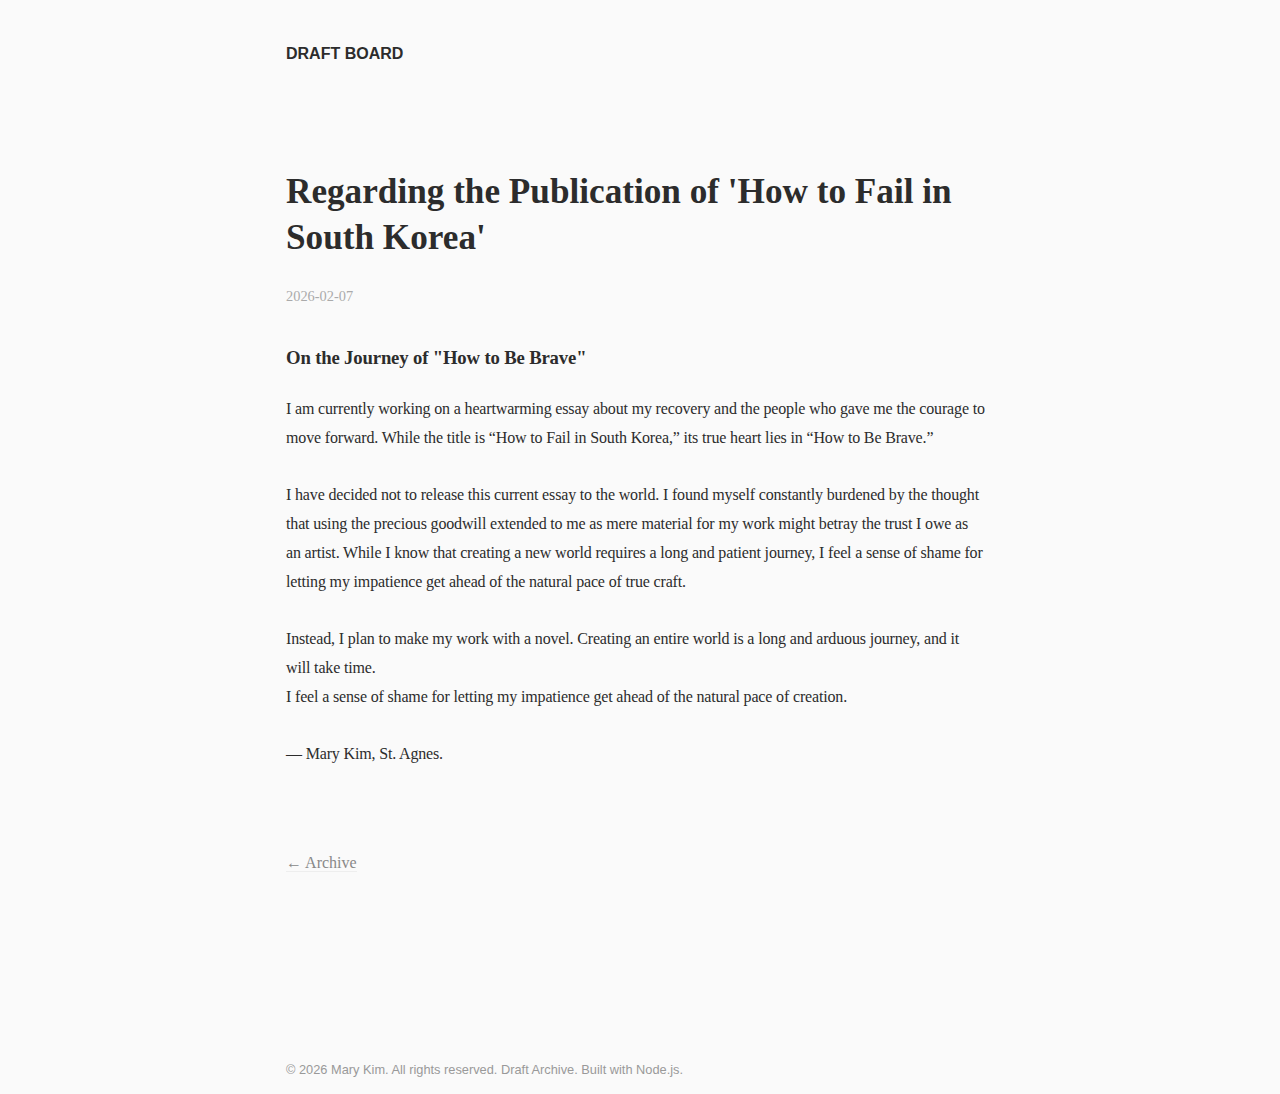
<file: post-3.html>
<!DOCTYPE html>
<html lang="en">
<head>
    <meta charset="UTF-8">
    <meta name="viewport" content="width=device-width, initial-scale=1.0">
    <title>Home</title>
    <link rel="stylesheet" href="style.css">
</head>
<body>
    <nav class="container" style="margin-bottom: 0; padding-top: 40px;">
        <a href="index.html" style="text-decoration: none; font-weight: bold; font-family: sans-serif;">DRAFT BOARD</a>
    </nav>

    <main>
        <main class="container">
    <article class="post-detail">
        <header style="margin-top: 100px;">
            <h1 style="font-size: 2.2rem; font-family: 'Georgia', serif; line-height: 1.3;">
                Regarding the Publication of &#39;How to Fail in South Korea&#39;
            </h1>
            <p style="color: #aaa; font-size: 0.9rem; margin-top: 20px;">
                2026-02-07
            </p>
        </header>

        <div class="post-content">
            <h3>On the Journey of &quot;How to Be Brave&quot;</h3>
<p>I am currently working on a heartwarming essay about my recovery and the people who gave me the courage to move forward. While the title is “How to Fail in South Korea,” its true heart lies in “How to Be Brave.”</p>
<p>I have decided not to release this current essay to the world. I found myself constantly burdened by the thought that using the precious goodwill extended to me as mere material for my work might betray the trust I owe as an artist. While I know that creating a new world requires a long and patient journey, I feel a sense of shame for letting my impatience get ahead of the natural pace of true craft.</p>
<p>Instead, I plan to make my work with a novel. Creating an entire world is a long and arduous journey, and it will take time.<br>I feel a sense of shame for letting my impatience get ahead of the natural pace of creation.</p>
<p>— Mary Kim, St. Agnes.</p>

        </div>

        <footer style="margin-top: 80px; padding-bottom: 100px;">
            <a href="index.html" style="text-decoration: none; color: #888; border-bottom: 1px solid #eee;">
                ← Archive
            </a>
        </footer>
    </article>
</main>
    </main>

    <footer class="container" style="margin-top: 80px; font-size: 0.8rem; color: #999; font-family: sans-serif;">
        <p>&copy; 2026 Mary Kim. All rights reserved. Draft Archive. Built with Node.js.</p>
    </footer>
</body>
</html>
</file>
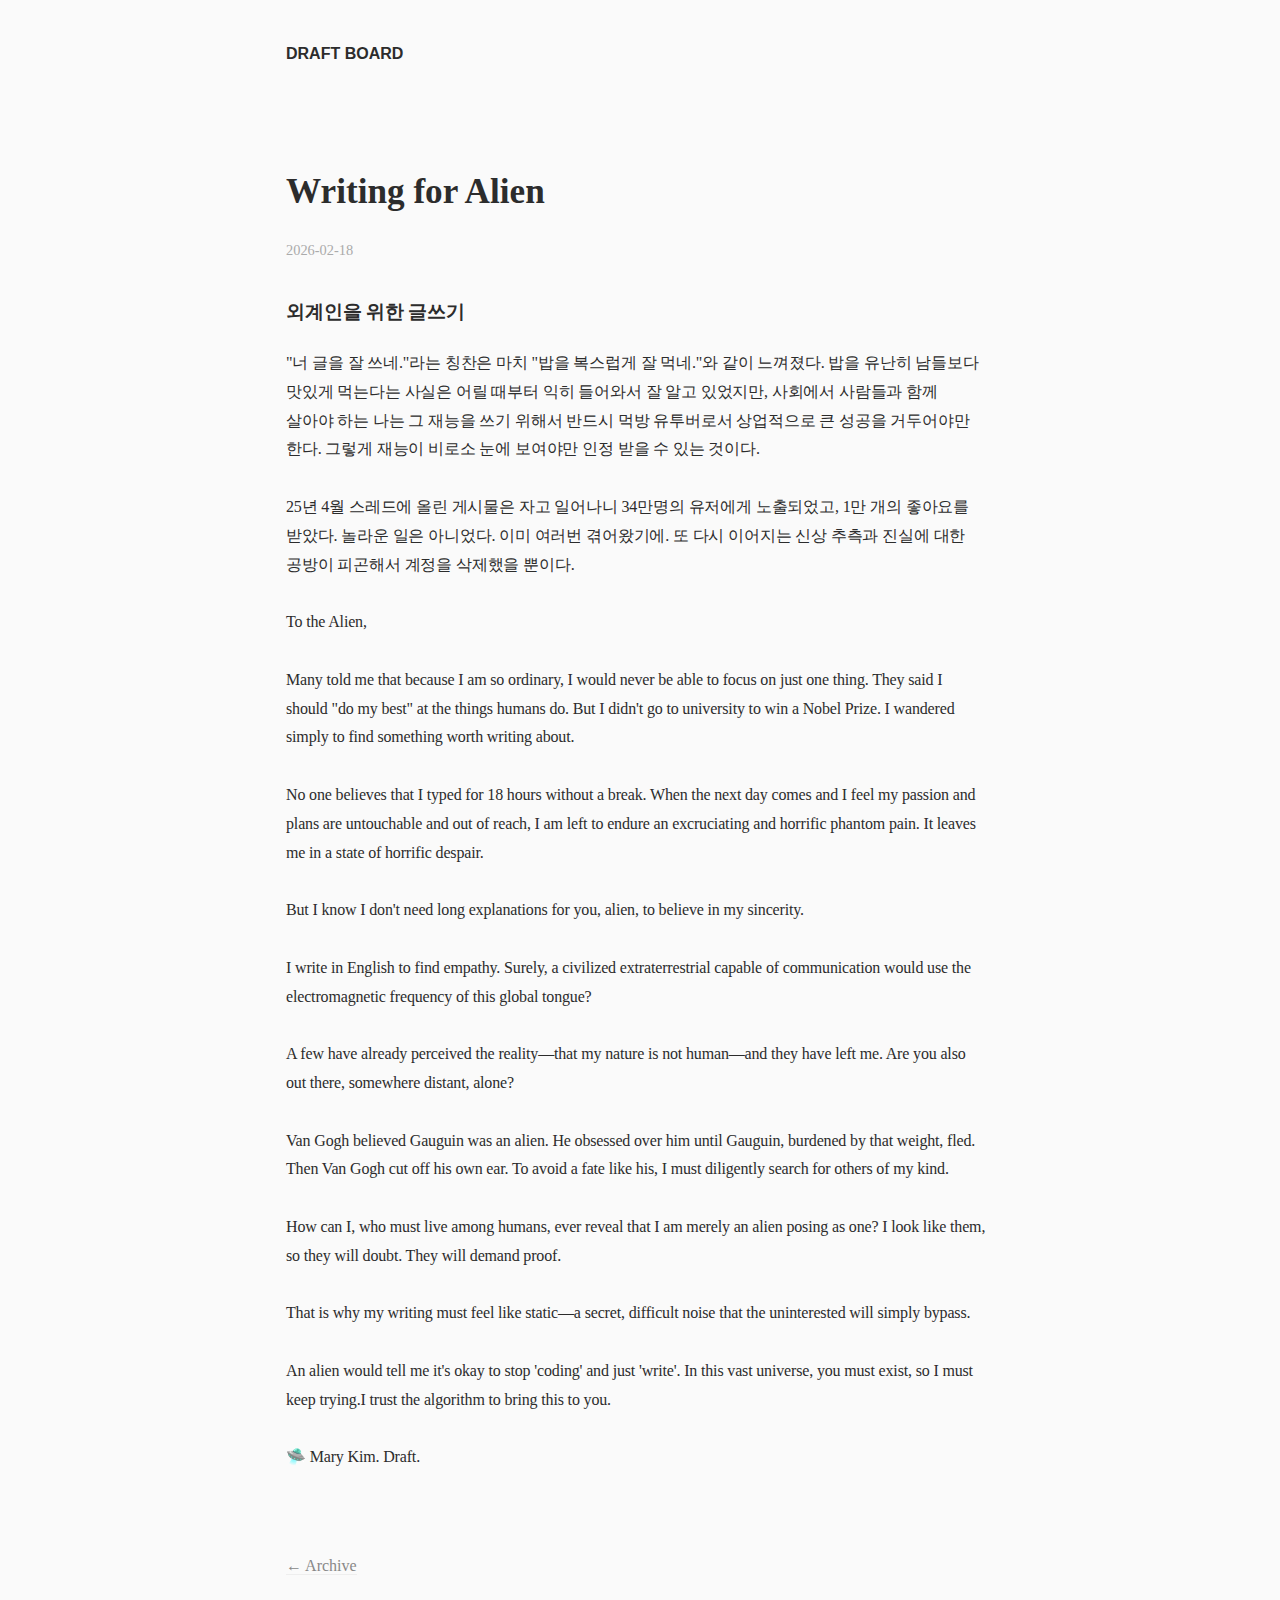
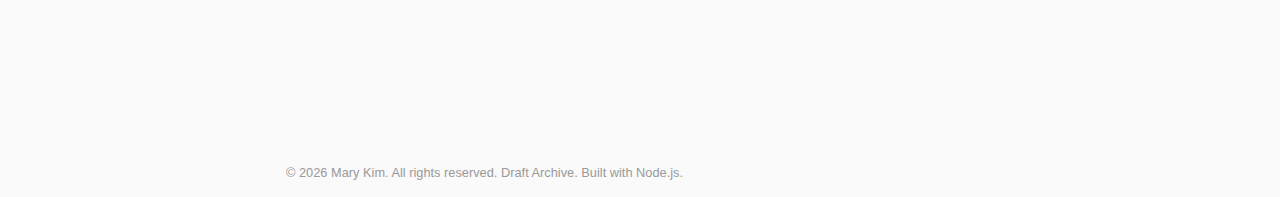
<file: post-4.html>
<!DOCTYPE html>
<html lang="en">
<head>
    <meta charset="UTF-8">
    <meta name="viewport" content="width=device-width, initial-scale=1.0">
    <title>Home</title>
    <link rel="stylesheet" href="style.css">
</head>
<body>
    <nav class="container" style="margin-bottom: 0; padding-top: 40px;">
        <a href="index.html" style="text-decoration: none; font-weight: bold; font-family: sans-serif;">DRAFT BOARD</a>
    </nav>

    <main>
        <main class="container">
    <article class="post-detail">
        <header style="margin-top: 100px;">
            <h1 style="font-size: 2.2rem; font-family: 'Georgia', serif; line-height: 1.3;">
                Writing for Alien
            </h1>
            <p style="color: #aaa; font-size: 0.9rem; margin-top: 20px;">
                2026-02-18
            </p>
        </header>

        <div class="post-content">
            <h3>외계인을 위한 글쓰기</h3>
<p>&quot;너 글을 잘 쓰네.&quot;라는 칭찬은 마치 &quot;밥을 복스럽게 잘 먹네.&quot;와 같이 느껴졌다.
밥을 유난히 남들보다 맛있게 먹는다는 사실은 어릴 때부터 익히 들어와서 잘 알고 있었지만, 
사회에서 사람들과 함께 살아야 하는 나는 그 재능을 쓰기 위해서 반드시 먹방 유투버로서 상업적으로 큰 성공을 거두어야만 한다.
그렇게 재능이 비로소 눈에 보여야만 인정 받을 수 있는 것이다.</p>
<p>25년 4월 스레드에 올린 게시물은 자고 일어나니 34만명의 유저에게 노출되었고, 1만 개의 좋아요를 받았다. 
놀라운 일은 아니었다. 이미 여러번 겪어왔기에. 또 다시 이어지는 신상 추측과 진실에 대한 공방이 피곤해서 계정을 삭제했을 뿐이다.</p>
<p>To the Alien,</p>
<p>​Many told me that because I am so ordinary, I would never be able to focus on just one thing. They said I should &quot;do my best&quot; at the things humans do. ​But I didn&#39;t go to university to win a Nobel Prize. I wandered simply to find something worth writing about.</p>
<p>No one believes that I typed for 18 hours without a break. When the next day comes and I feel my passion and plans are untouchable and out of reach, I am left to endure an excruciating and horrific phantom pain. It leaves me in a state of horrific despair. </p>
<p>But I know I don&#39;t need long explanations for you, alien, to believe in my sincerity.</p>
<p>​I write in English to find empathy. Surely, a civilized extraterrestrial capable of communication would use the electromagnetic frequency of this global tongue?</p>
<p>A few have already perceived the reality—that my nature is not human—and they have left me. Are you also out there, somewhere distant, alone?</p>
<p>​Van Gogh believed Gauguin was an alien. He obsessed over him until Gauguin, burdened by that weight, fled. Then Van Gogh cut off his own ear. To avoid a fate like his, I must diligently search for others of my kind.</p>
<p>​How can I, who must live among humans, ever reveal that I am merely an alien posing as one? I look like them, so they will doubt. They will demand proof.</p>
<p>​That is why my writing must feel like static—a secret, difficult noise that the uninterested will simply bypass.</p>
<p>An alien would tell me it&#39;s okay to stop &#39;coding&#39; and just &#39;write&#39;. In this vast universe, you must exist, so I must keep trying.
​
I trust the algorithm to bring this to you.</p>
<p>🛸
Mary Kim.
Draft.</p>

        </div>

        <footer style="margin-top: 80px; padding-bottom: 100px;">
            <a href="index.html" style="text-decoration: none; color: #888; border-bottom: 1px solid #eee;">
                ← Archive
            </a>
        </footer>
    </article>
</main>
    </main>

    <footer class="container" style="margin-top: 80px; font-size: 0.8rem; color: #999; font-family: sans-serif;">
        <p>&copy; 2026 Mary Kim. All rights reserved. Draft Archive. Built with Node.js.</p>
    </footer>
</body>
</html>
</file>
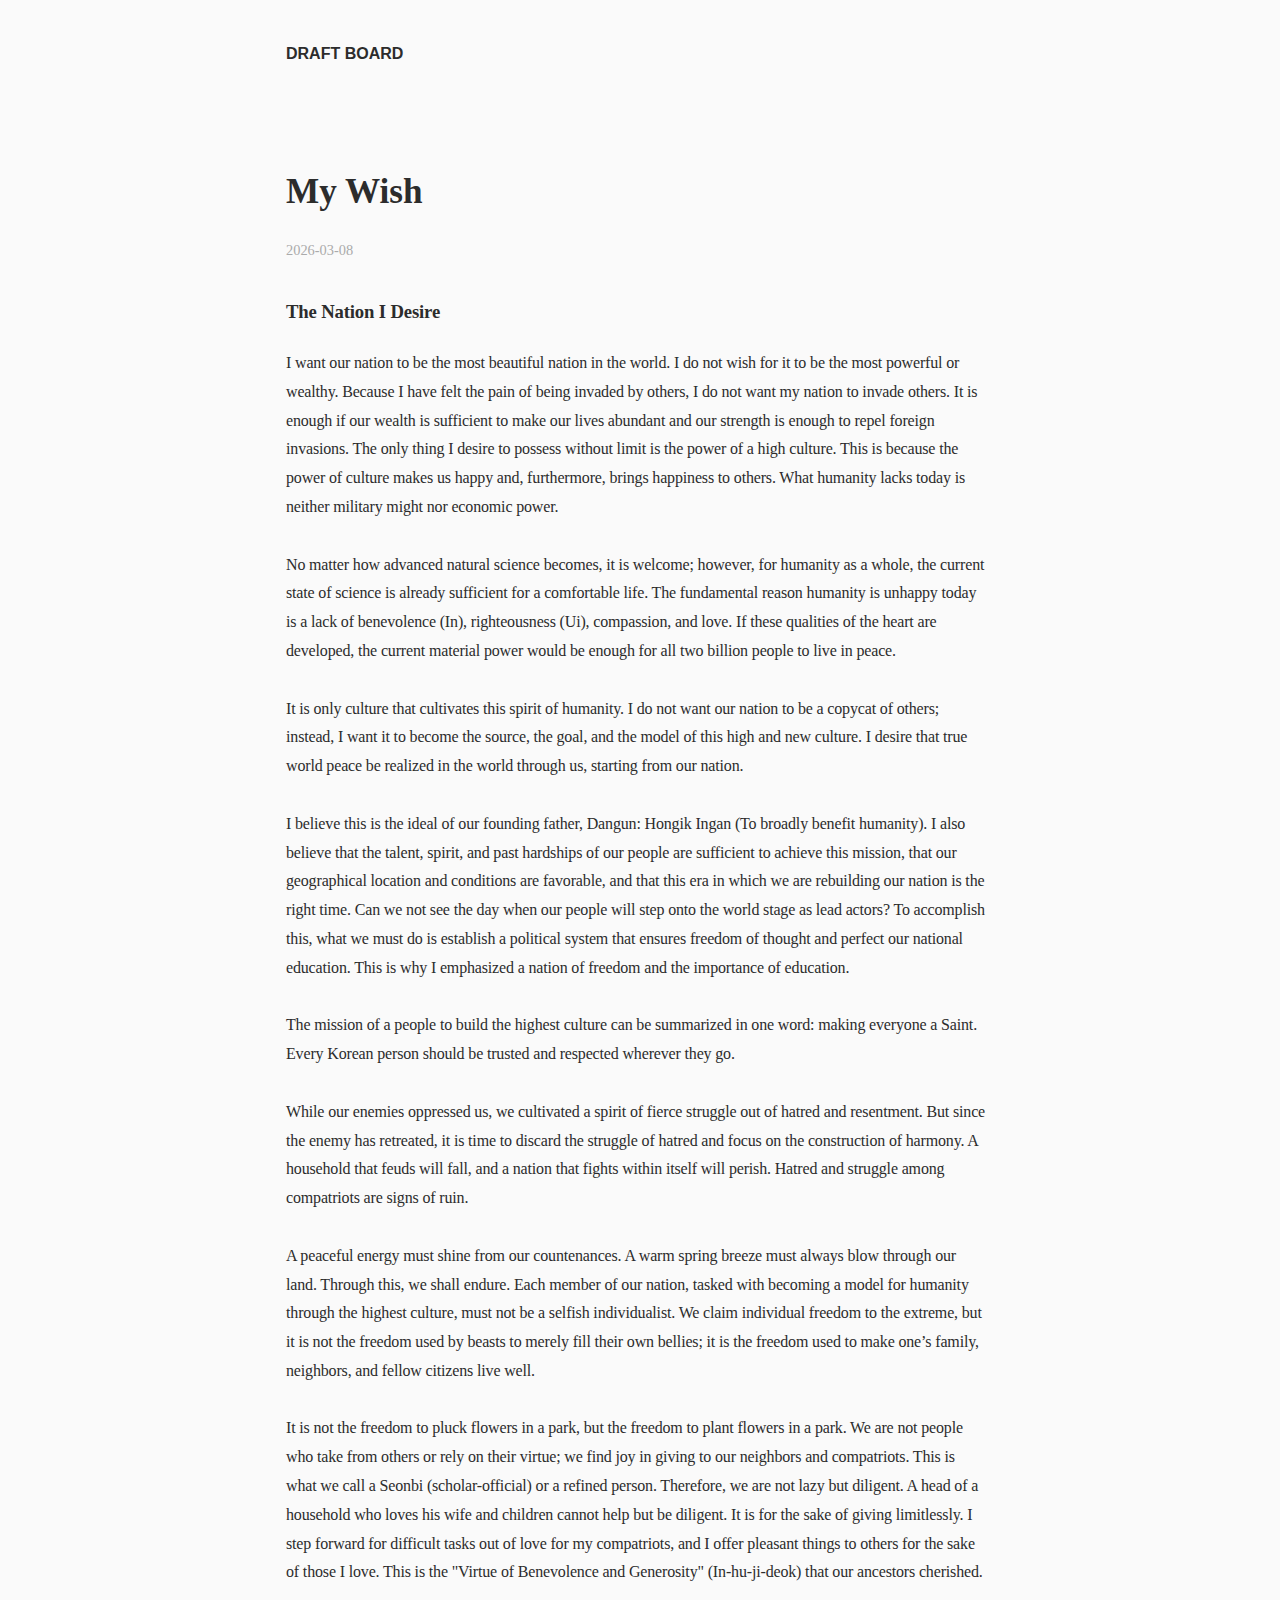
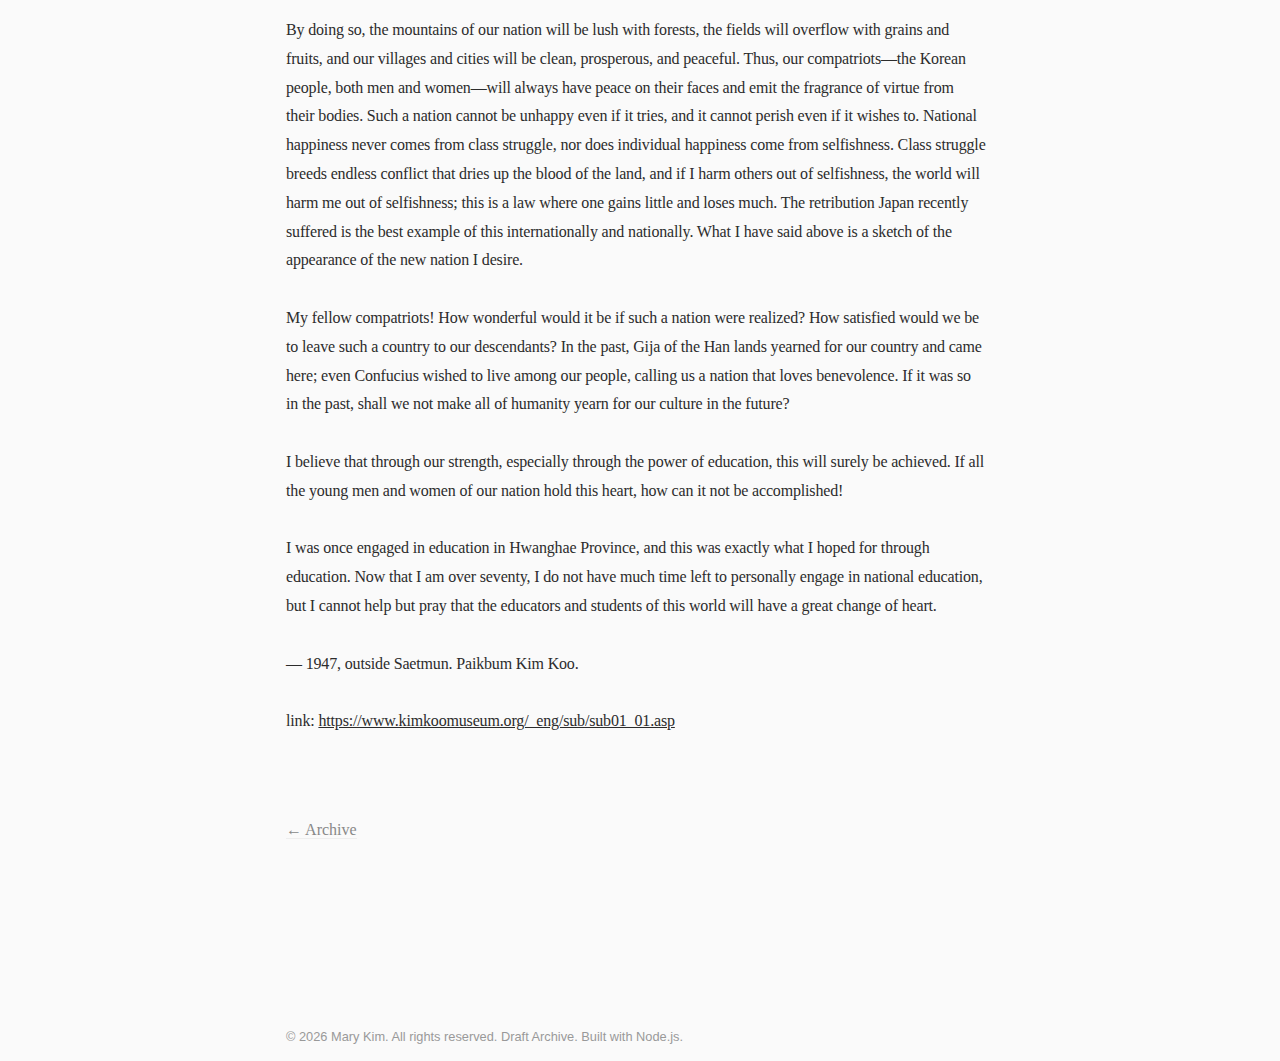
<file: post-5.html>
<!DOCTYPE html>
<html lang="en">
<head>
    <meta charset="UTF-8">
    <meta name="viewport" content="width=device-width, initial-scale=1.0">
    <title>Home</title>
    <link rel="stylesheet" href="style.css">
</head>
<body>
    <nav class="container" style="margin-bottom: 0; padding-top: 40px;">
        <a href="index.html" style="text-decoration: none; font-weight: bold; font-family: sans-serif;">DRAFT BOARD</a>
    </nav>

    <main>
        <main class="container">
    <article class="post-detail">
        <header style="margin-top: 100px;">
            <h1 style="font-size: 2.2rem; font-family: 'Georgia', serif; line-height: 1.3;">
                My Wish
            </h1>
            <p style="color: #aaa; font-size: 0.9rem; margin-top: 20px;">
                2026-03-08
            </p>
        </header>

        <div class="post-content">
            <h3>The Nation I Desire</h3>
<p>I want our nation to be the most beautiful nation in the world. I do not wish for it to be the most powerful or wealthy. Because I have felt the pain of being invaded by others, I do not want my nation to invade others. It is enough if our wealth is sufficient to make our lives abundant and our strength is enough to repel foreign invasions. The only thing I desire to possess without limit is the power of a high culture. This is because the power of culture makes us happy and, furthermore, brings happiness to others. What humanity lacks today is neither military might nor economic power.</p>
<p>No matter how advanced natural science becomes, it is welcome; however, for humanity as a whole, the current state of science is already sufficient for a comfortable life. The fundamental reason humanity is unhappy today is a lack of benevolence (In), righteousness (Ui), compassion, and love. If these qualities of the heart are developed, the current material power would be enough for all two billion people to live in peace.</p>
<p>It is only culture that cultivates this spirit of humanity. I do not want our nation to be a copycat of others; instead, I want it to become the source, the goal, and the model of this high and new culture. I desire that true world peace be realized in the world through us, starting from our nation.</p>
<p>I believe this is the ideal of our founding father, Dangun: Hongik Ingan (To broadly benefit humanity). I also believe that the talent, spirit, and past hardships of our people are sufficient to achieve this mission, that our geographical location and conditions are favorable, and that this era in which we are rebuilding our nation is the right time. Can we not see the day when our people will step onto the world stage as lead actors? To accomplish this, what we must do is establish a political system that ensures freedom of thought and perfect our national education. This is why I emphasized a nation of freedom and the importance of education.</p>
<p>The mission of a people to build the highest culture can be summarized in one word: making everyone a Saint. Every Korean person should be trusted and respected wherever they go.</p>
<p>While our enemies oppressed us, we cultivated a spirit of fierce struggle out of hatred and resentment. But since the enemy has retreated, it is time to discard the struggle of hatred and focus on the construction of harmony. A household that feuds will fall, and a nation that fights within itself will perish. Hatred and struggle among compatriots are signs of ruin.</p>
<p>A peaceful energy must shine from our countenances. A warm spring breeze must always blow through our land. Through this, we shall endure. Each member of our nation, tasked with becoming a model for humanity through the highest culture, must not be a selfish individualist. We claim individual freedom to the extreme, but it is not the freedom used by beasts to merely fill their own bellies; it is the freedom used to make one’s family, neighbors, and fellow citizens live well.</p>
<p>It is not the freedom to pluck flowers in a park, but the freedom to plant flowers in a park. We are not people who take from others or rely on their virtue; we find joy in giving to our neighbors and compatriots. This is what we call a Seonbi (scholar-official) or a refined person. Therefore, we are not lazy but diligent. A head of a household who loves his wife and children cannot help but be diligent. It is for the sake of giving limitlessly. I step forward for difficult tasks out of love for my compatriots, and I offer pleasant things to others for the sake of those I love. This is the &quot;Virtue of Benevolence and Generosity&quot; (In-hu-ji-deok) that our ancestors cherished.</p>
<p>By doing so, the mountains of our nation will be lush with forests, the fields will overflow with grains and fruits, and our villages and cities will be clean, prosperous, and peaceful. Thus, our compatriots—the Korean people, both men and women—will always have peace on their faces and emit the fragrance of virtue from their bodies. Such a nation cannot be unhappy even if it tries, and it cannot perish even if it wishes to. National happiness never comes from class struggle, nor does individual happiness come from selfishness. Class struggle breeds endless conflict that dries up the blood of the land, and if I harm others out of selfishness, the world will harm me out of selfishness; this is a law where one gains little and loses much. The retribution Japan recently suffered is the best example of this internationally and nationally. What I have said above is a sketch of the appearance of the new nation I desire.</p>
<p>My fellow compatriots! How wonderful would it be if such a nation were realized? How satisfied would we be to leave such a country to our descendants? In the past, Gija of the Han lands yearned for our country and came here; even Confucius wished to live among our people, calling us a nation that loves benevolence. If it was so in the past, shall we not make all of humanity yearn for our culture in the future?</p>
<p>I believe that through our strength, especially through the power of education, this will surely be achieved. If all the young men and women of our nation hold this heart, how can it not be accomplished!</p>
<p>I was once engaged in education in Hwanghae Province, and this was exactly what I hoped for through education. Now that I am over seventy, I do not have much time left to personally engage in national education, but I cannot help but pray that the educators and students of this world will have a great change of heart.</p>
<p>— 1947, outside Saetmun. Paikbum Kim Koo.</p>
<p>link: 
<a href="https://www.kimkoomuseum.org/_eng/sub/sub01_01.asp">https://www.kimkoomuseum.org/_eng/sub/sub01_01.asp</a></p>

        </div>

        <footer style="margin-top: 80px; padding-bottom: 100px;">
            <a href="index.html" style="text-decoration: none; color: #888; border-bottom: 1px solid #eee;">
                ← Archive
            </a>
        </footer>
    </article>
</main>
    </main>

    <footer class="container" style="margin-top: 80px; font-size: 0.8rem; color: #999; font-family: sans-serif;">
        <p>&copy; 2026 Mary Kim. All rights reserved. Draft Archive. Built with Node.js.</p>
    </footer>
</body>
</html>
</file>
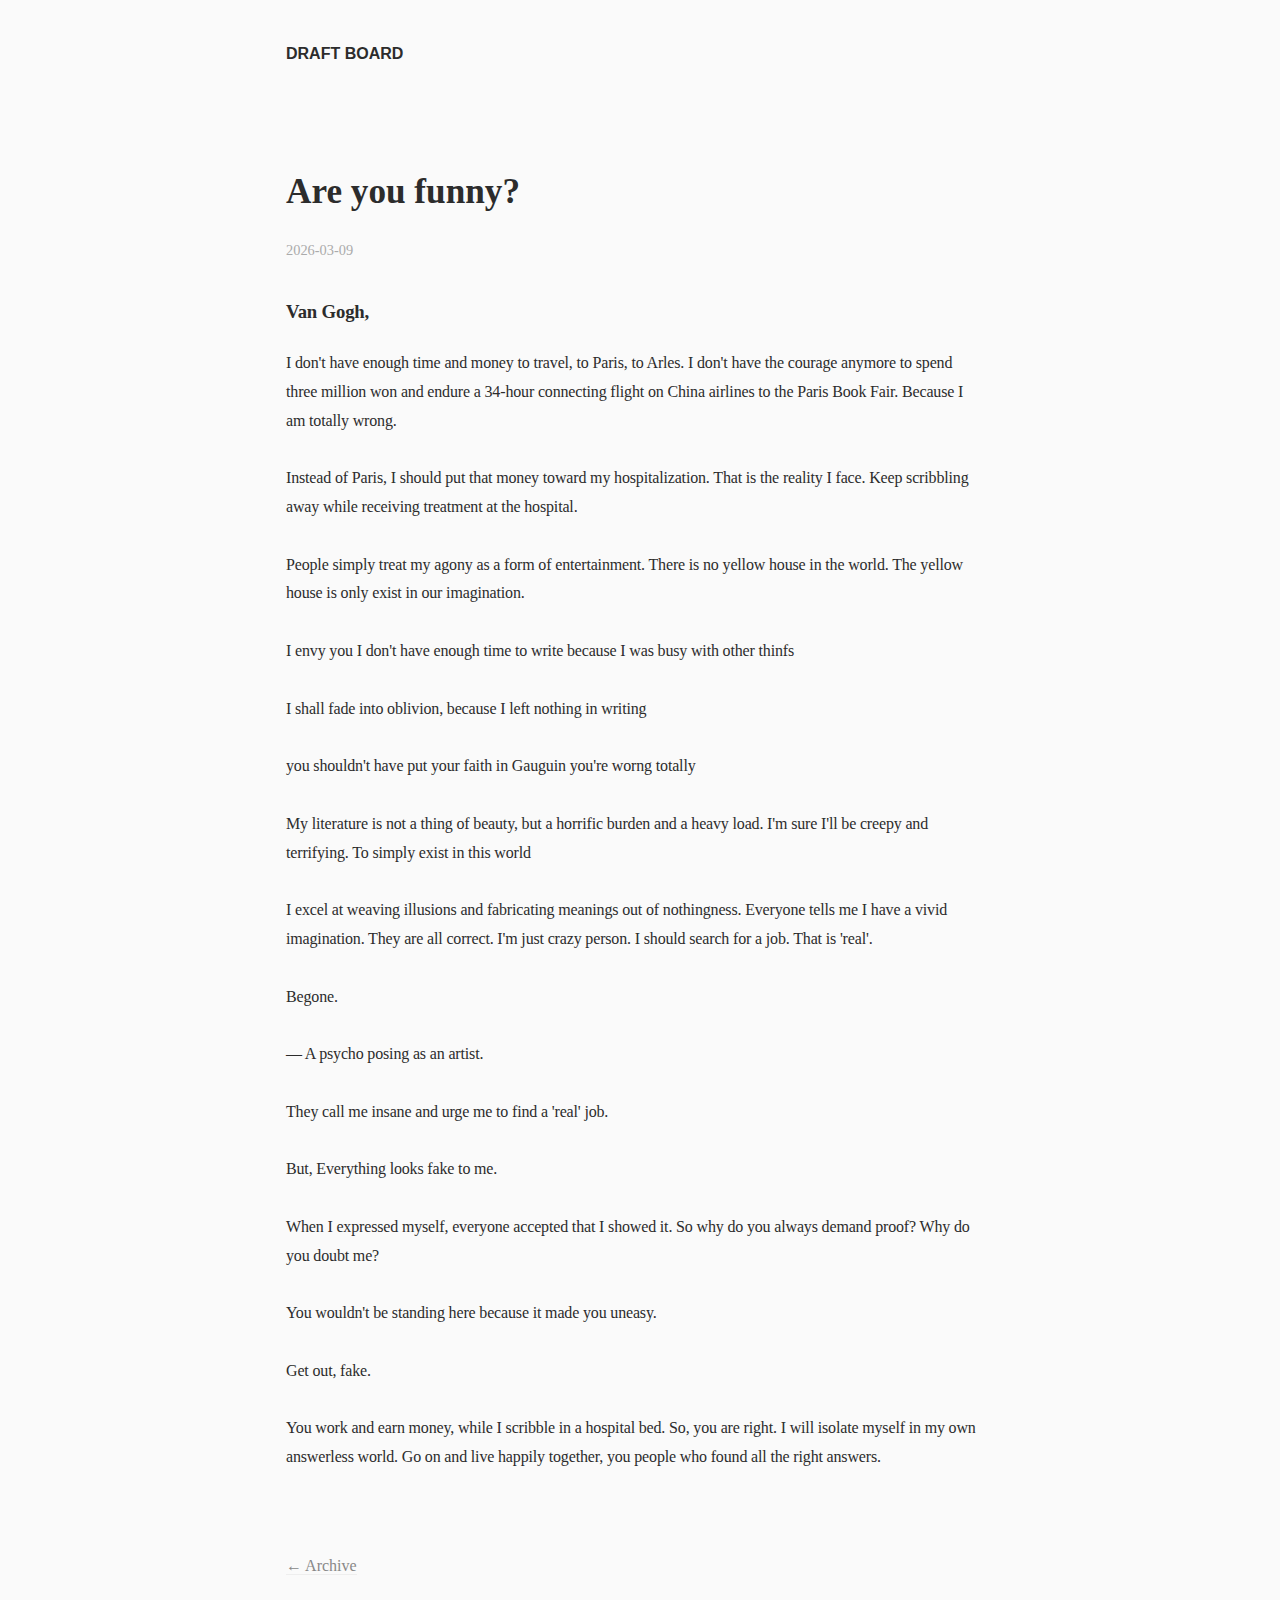
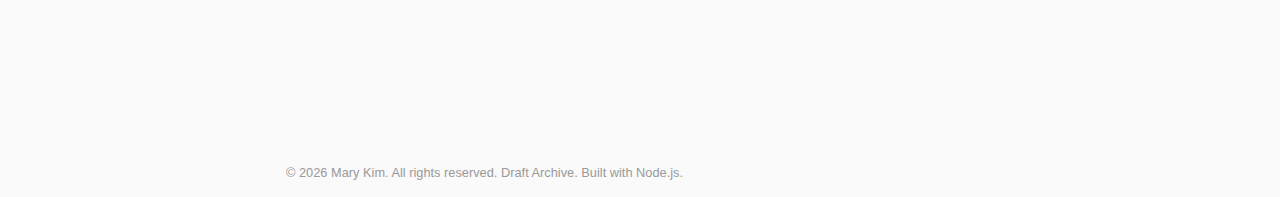
<file: post-6.html>
<!DOCTYPE html>
<html lang="en">
<head>
    <meta charset="UTF-8">
    <meta name="viewport" content="width=device-width, initial-scale=1.0">
    <title>Home</title>
    <link rel="stylesheet" href="style.css">
</head>
<body>
    <nav class="container" style="margin-bottom: 0; padding-top: 40px;">
        <a href="index.html" style="text-decoration: none; font-weight: bold; font-family: sans-serif;">DRAFT BOARD</a>
    </nav>

    <main>
        <main class="container">
    <article class="post-detail">
        <header style="margin-top: 100px;">
            <h1 style="font-size: 2.2rem; font-family: 'Georgia', serif; line-height: 1.3;">
                Are you funny?
            </h1>
            <p style="color: #aaa; font-size: 0.9rem; margin-top: 20px;">
                2026-03-09
            </p>
        </header>

        <div class="post-content">
            <h3>Van Gogh,</h3>
<p>I don&#39;t have enough time and money to travel, to Paris, to Arles.
I don&#39;t have the courage anymore to spend three million won and endure a 34-hour connecting flight on China airlines to the Paris Book Fair. Because I am totally wrong.</p>
<p>Instead of Paris, I should put that money toward my hospitalization. That is the reality I face.
Keep scribbling away while receiving treatment at the hospital.</p>
<p>People simply treat my agony as a form of entertainment.
There is no yellow house in the world.
The yellow house is only exist in our imagination.</p>
<p>I envy you
I don&#39;t have enough time to write
because I was busy with other thinfs</p>
<p>I shall fade into oblivion, because I left nothing in writing</p>
<p>you shouldn&#39;t have put your faith in Gauguin
you&#39;re worng
totally</p>
<p>My literature is not a thing of beauty, but a horrific burden and a heavy load.
I&#39;m sure I&#39;ll be creepy and terrifying.
To simply exist in this world</p>
<p>I excel at weaving illusions and fabricating meanings out of nothingness.
Everyone tells me I have a vivid imagination.
They are all correct. I&#39;m just crazy person.
I should search for a job. That is &#39;real&#39;.</p>
<p>Begone.</p>
<p>— A psycho posing as an artist.</p>
<p>They call me insane and urge me to find a &#39;real&#39; job.</p>
<p>But, Everything looks fake to me.</p>
<p>When I expressed myself, everyone accepted that I showed it. So why do you always demand proof? Why do you doubt me?</p>
<p>You wouldn&#39;t be standing here because it made you uneasy.</p>
<p>Get out, fake.</p>
<p>You work and earn money, while I scribble in a hospital bed. So, you are right. I will isolate myself in my own answerless world.
Go on and live happily together, you people who found all the right answers.</p>

        </div>

        <footer style="margin-top: 80px; padding-bottom: 100px;">
            <a href="index.html" style="text-decoration: none; color: #888; border-bottom: 1px solid #eee;">
                ← Archive
            </a>
        </footer>
    </article>
</main>
    </main>

    <footer class="container" style="margin-top: 80px; font-size: 0.8rem; color: #999; font-family: sans-serif;">
        <p>&copy; 2026 Mary Kim. All rights reserved. Draft Archive. Built with Node.js.</p>
    </footer>
</body>
</html>
</file>
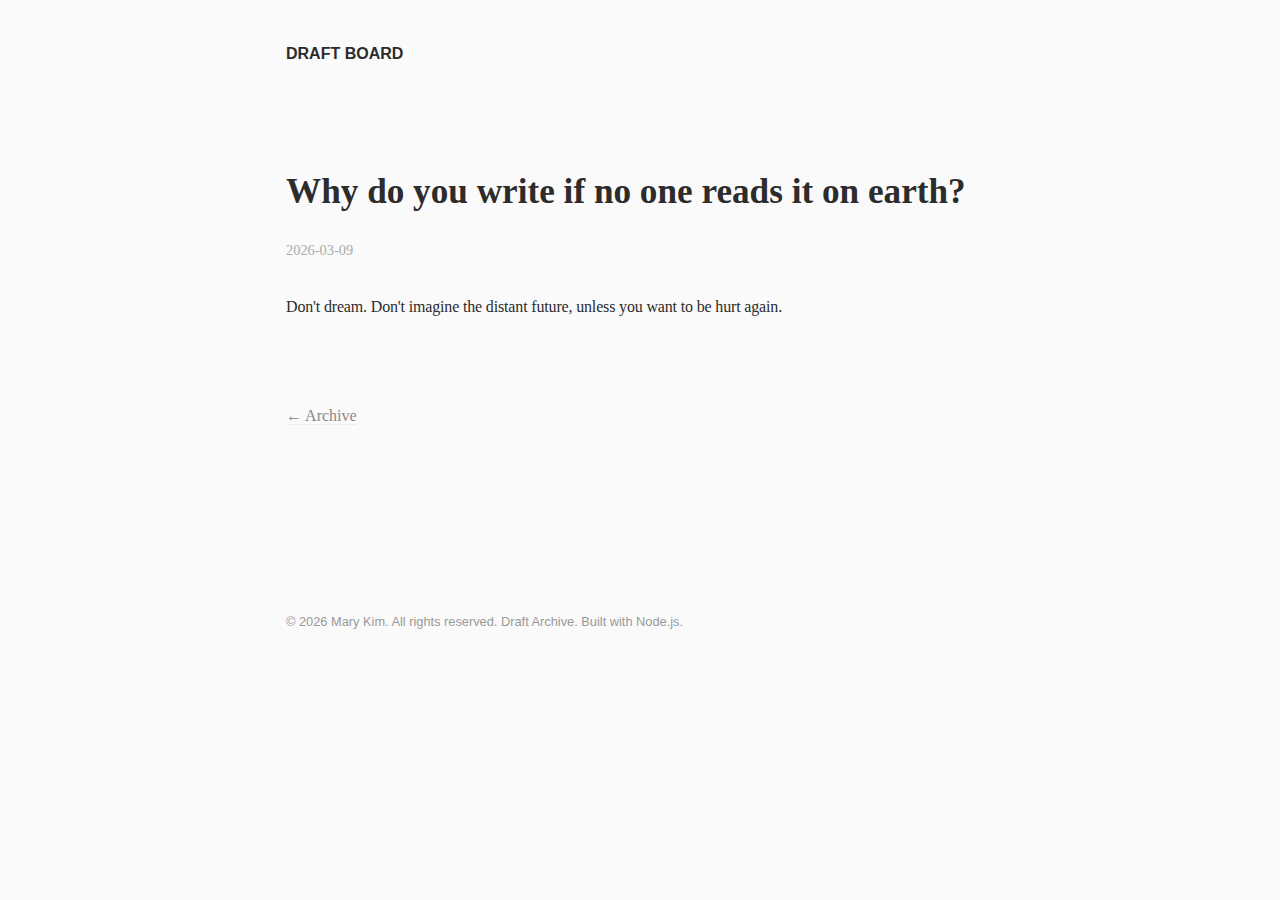
<file: post-7.html>
<!DOCTYPE html>
<html lang="en">
<head>
    <meta charset="UTF-8">
    <meta name="viewport" content="width=device-width, initial-scale=1.0">
    <title>Home</title>
    <link rel="stylesheet" href="style.css">
</head>
<body>
    <nav class="container" style="margin-bottom: 0; padding-top: 40px;">
        <a href="index.html" style="text-decoration: none; font-weight: bold; font-family: sans-serif;">DRAFT BOARD</a>
    </nav>

    <main>
        <main class="container">
    <article class="post-detail">
        <header style="margin-top: 100px;">
            <h1 style="font-size: 2.2rem; font-family: 'Georgia', serif; line-height: 1.3;">
                Why do you write if no one reads it on earth?
            </h1>
            <p style="color: #aaa; font-size: 0.9rem; margin-top: 20px;">
                2026-03-09
            </p>
        </header>

        <div class="post-content">
            <p>Don&#39;t dream.
Don&#39;t imagine the distant future,
unless you want to be hurt again.</p>

        </div>

        <footer style="margin-top: 80px; padding-bottom: 100px;">
            <a href="index.html" style="text-decoration: none; color: #888; border-bottom: 1px solid #eee;">
                ← Archive
            </a>
        </footer>
    </article>
</main>
    </main>

    <footer class="container" style="margin-top: 80px; font-size: 0.8rem; color: #999; font-family: sans-serif;">
        <p>&copy; 2026 Mary Kim. All rights reserved. Draft Archive. Built with Node.js.</p>
    </footer>
</body>
</html>
</file>
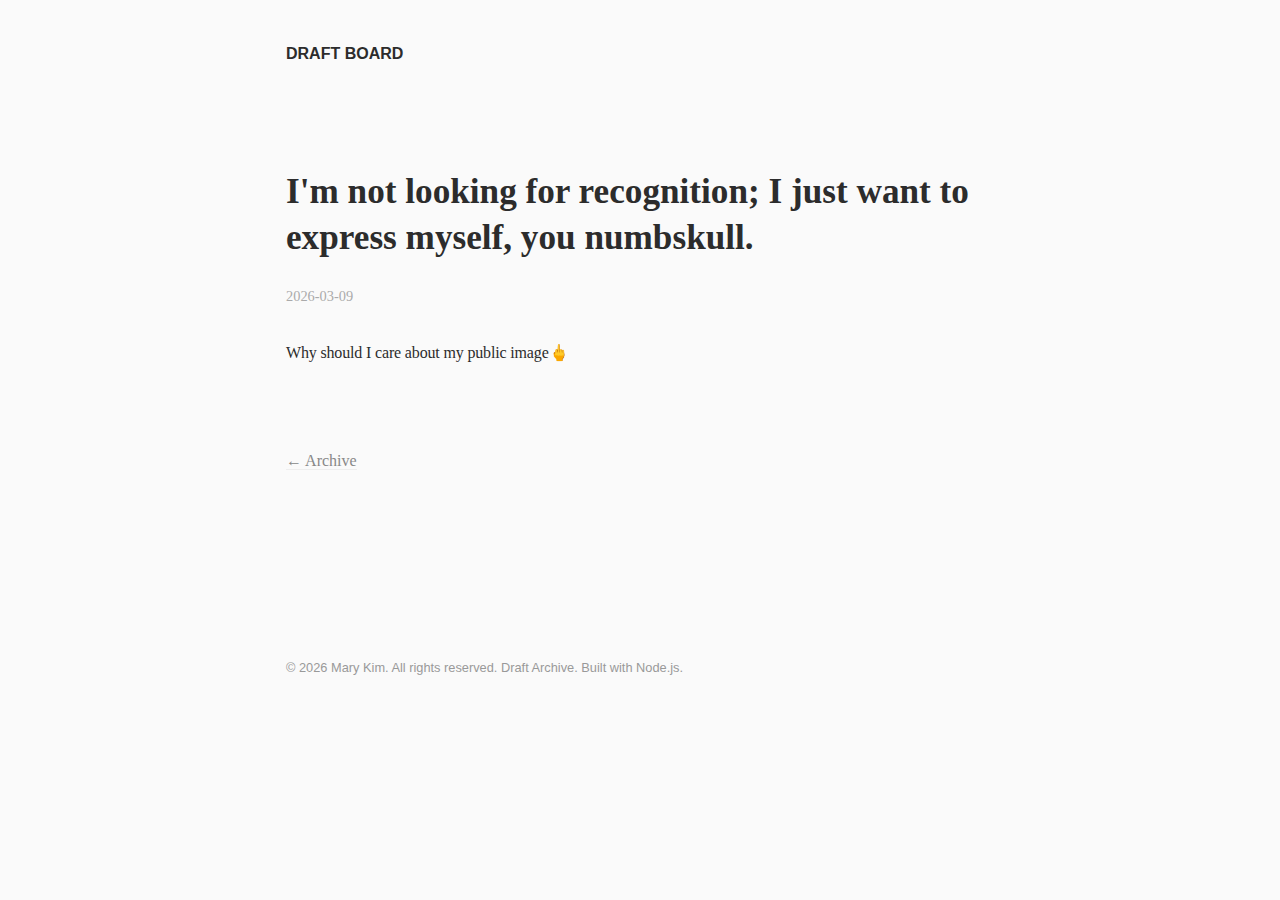
<file: post-8.html>
<!DOCTYPE html>
<html lang="en">
<head>
    <meta charset="UTF-8">
    <meta name="viewport" content="width=device-width, initial-scale=1.0">
    <title>Home</title>
    <link rel="stylesheet" href="style.css">
</head>
<body>
    <nav class="container" style="margin-bottom: 0; padding-top: 40px;">
        <a href="index.html" style="text-decoration: none; font-weight: bold; font-family: sans-serif;">DRAFT BOARD</a>
    </nav>

    <main>
        <main class="container">
    <article class="post-detail">
        <header style="margin-top: 100px;">
            <h1 style="font-size: 2.2rem; font-family: 'Georgia', serif; line-height: 1.3;">
                I&#39;m not looking for recognition; I just want to express myself, you numbskull.
            </h1>
            <p style="color: #aaa; font-size: 0.9rem; margin-top: 20px;">
                2026-03-09
            </p>
        </header>

        <div class="post-content">
            <p>Why should I care about my public image🖕</p>

        </div>

        <footer style="margin-top: 80px; padding-bottom: 100px;">
            <a href="index.html" style="text-decoration: none; color: #888; border-bottom: 1px solid #eee;">
                ← Archive
            </a>
        </footer>
    </article>
</main>
    </main>

    <footer class="container" style="margin-top: 80px; font-size: 0.8rem; color: #999; font-family: sans-serif;">
        <p>&copy; 2026 Mary Kim. All rights reserved. Draft Archive. Built with Node.js.</p>
    </footer>
</body>
</html>
</file>
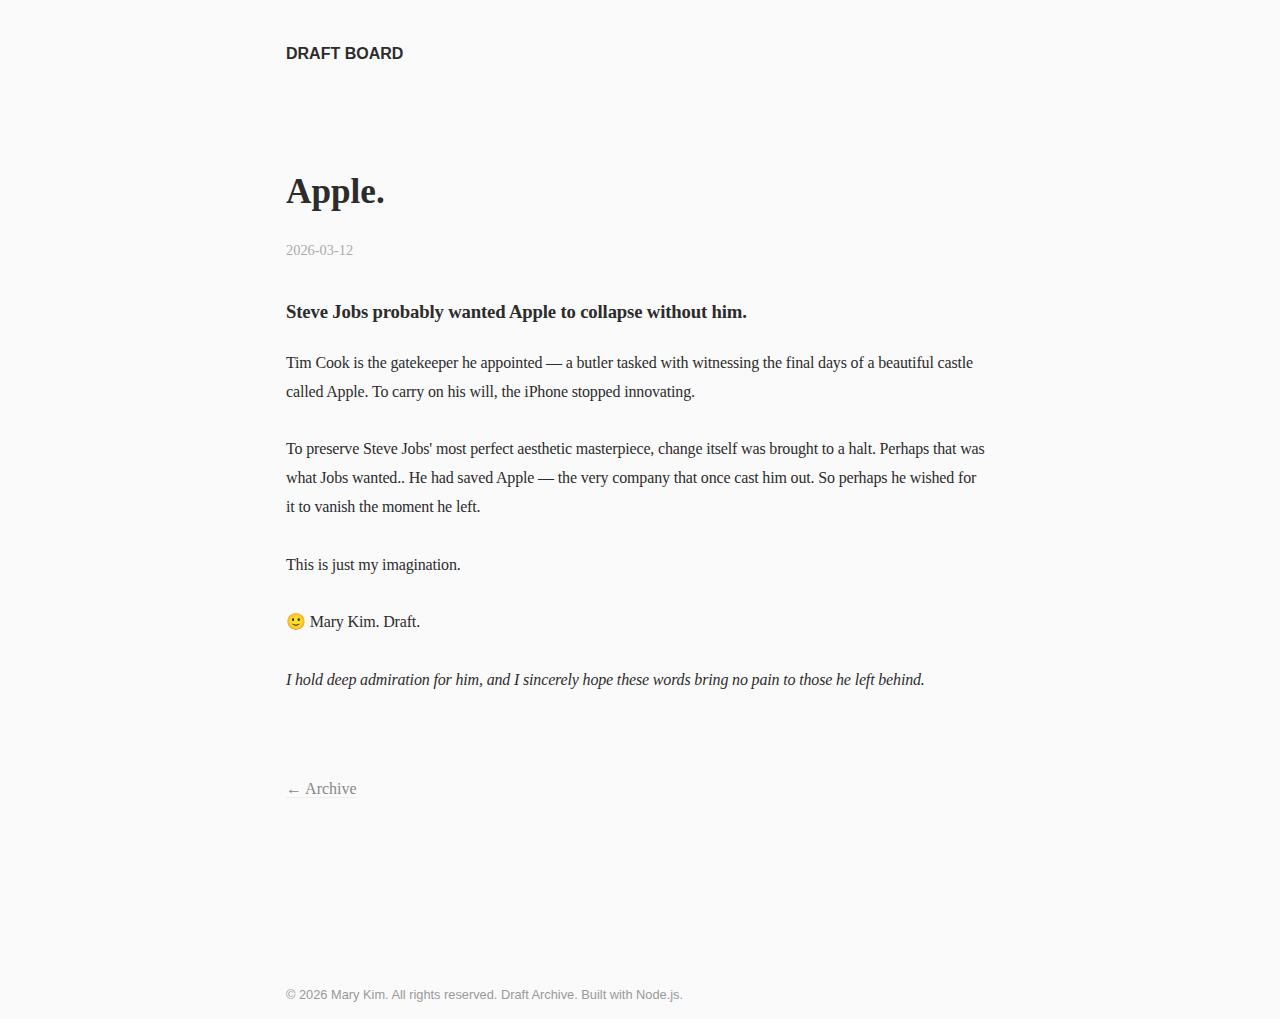
<file: post-9.html>
<!DOCTYPE html>
<html lang="en">
<head>
    <meta charset="UTF-8">
    <meta name="viewport" content="width=device-width, initial-scale=1.0">
    <title>Home</title>
    <link rel="stylesheet" href="style.css">
</head>
<body>
    <nav class="container" style="margin-bottom: 0; padding-top: 40px;">
        <a href="index.html" style="text-decoration: none; font-weight: bold; font-family: sans-serif;">DRAFT BOARD</a>
    </nav>

    <main>
        <main class="container">
    <article class="post-detail">
        <header style="margin-top: 100px;">
            <h1 style="font-size: 2.2rem; font-family: 'Georgia', serif; line-height: 1.3;">
                Apple.
            </h1>
            <p style="color: #aaa; font-size: 0.9rem; margin-top: 20px;">
                2026-03-12
            </p>
        </header>

        <div class="post-content">
            <h3>Steve Jobs probably wanted Apple to collapse without him.</h3>
<p>Tim Cook is the gatekeeper he appointed — a butler tasked with witnessing the final days of a beautiful castle called Apple. To carry on his will, the iPhone stopped innovating. </p>
<p>To preserve Steve Jobs&#39; most perfect aesthetic masterpiece, change itself was brought to a halt. Perhaps that was what Jobs wanted.. He had saved Apple — the very company that once cast him out. So perhaps he wished for it to vanish the moment he left.</p>
<p>This is just my imagination.</p>
<p>🙂 Mary Kim. Draft.</p>
<p><em>I hold deep admiration for him, and I sincerely hope these words bring no pain to those he left behind.</em></p>

        </div>

        <footer style="margin-top: 80px; padding-bottom: 100px;">
            <a href="index.html" style="text-decoration: none; color: #888; border-bottom: 1px solid #eee;">
                ← Archive
            </a>
        </footer>
    </article>
</main>
    </main>

    <footer class="container" style="margin-top: 80px; font-size: 0.8rem; color: #999; font-family: sans-serif;">
        <p>&copy; 2026 Mary Kim. All rights reserved. Draft Archive. Built with Node.js.</p>
    </footer>
</body>
</html>
</file>
<file: style.css>
/* 기본 body 스타일 수정 */
body {
    margin: 0;
    padding: 0;
    line-height: 1.8;
    font-family: 'Georgia', 'Times New Roman', serif;
    color: #2c2c2c;
    background-color: #fafafa; /* 아주 연한 회색으로 고급스러운 종이 느낌 */
}

/* 글 전체를 감싸는 컨테이너 */
.container {
    max-width: 900px;      /* 너무 넓게 퍼지지 않도록 제한 */
    margin-left: 15%;      /* 화면 왼쪽에서 15%만큼 띄움 (비대칭 여백) */
    margin-right: auto;    
    padding: 0 40px;       /* 모바일용 최소 여백 */
    text-align: left;      /* 좌측 정렬 고수 */
}

.container {
    /* 1. 글의 최대 너비를 제한 (이게 있어야 우측 여백이 생깁니다) */
    max-width: 700px;      

    /* 2. 좌측 여백을 고정하지 않고 화면 비율에 맞게 설정 (예: 20%) */
    margin-left: 20%;      

    /* 3. 우측 여백은 자동으로 남겨둠 */
    margin-right: auto;    

    /* 4. 모바일 대응: 화면이 작아지면 여백을 줄임 */
    padding: 0 30px;       
    
    text-align: left;
}

@media (max-width: 768px) {
    .container {
        margin-left: 0;    /* 왼쪽 여백 삭제 */
        padding: 0 20px;   /* 양옆에 살짝만 여백 부여 */
        max-width: 100%;   /* 화면 전체 사용 */
    }
}

.post-content {
    line-height: 2;        /* 여백만큼 중요한 게 줄 간격입니다 */
    letter-spacing: -0.01em; /* 글자 사이를 살짝 좁혀서 단단한 느낌 부여 */
}
/* 문단 사이의 여백 */
.post-content p {
    margin-bottom: 2rem;
}

/* 링크 효과: 부드러운 컬러 변경 */
a {
    color: #2c2c2c;
    transition: all 0.3s ease;
}

a:hover {
    color: #777;
}

/* 메타 정보: 더 작고 간결하게 */
.meta {
    font-family: 'Helvetica', 'Arial', sans-serif;
    font-size: 0.8rem;
    color: #999;
    text-transform: uppercase;
    letter-spacing: 1px;
}

/* 상세페이지 본문 스타일 */
.content p {
    margin-bottom: 1.8rem;
    font-size: 1.1rem;
    word-break: keep-all;
}

/* 구분선 */
hr {
    border: 0;
    border-top: 1px solid #eee;
    margin: 50px 0;
}

/* 글의 호흡을 살리는 여백 설정 */
.post-detail p {
    margin-bottom: 1.8rem; /* 문장 사이의 숨구멍 */
    line-height: 1.8;      /* 줄 간격 */
}

/* white-space 설정을 통해 혹시 모를 줄바꿈 무시 방지 */
.post-detail {
    white-space: normal; 
    word-break: keep-all; /* 한글 단어가 중간에 잘리지 않게 함 */
}
</file>
